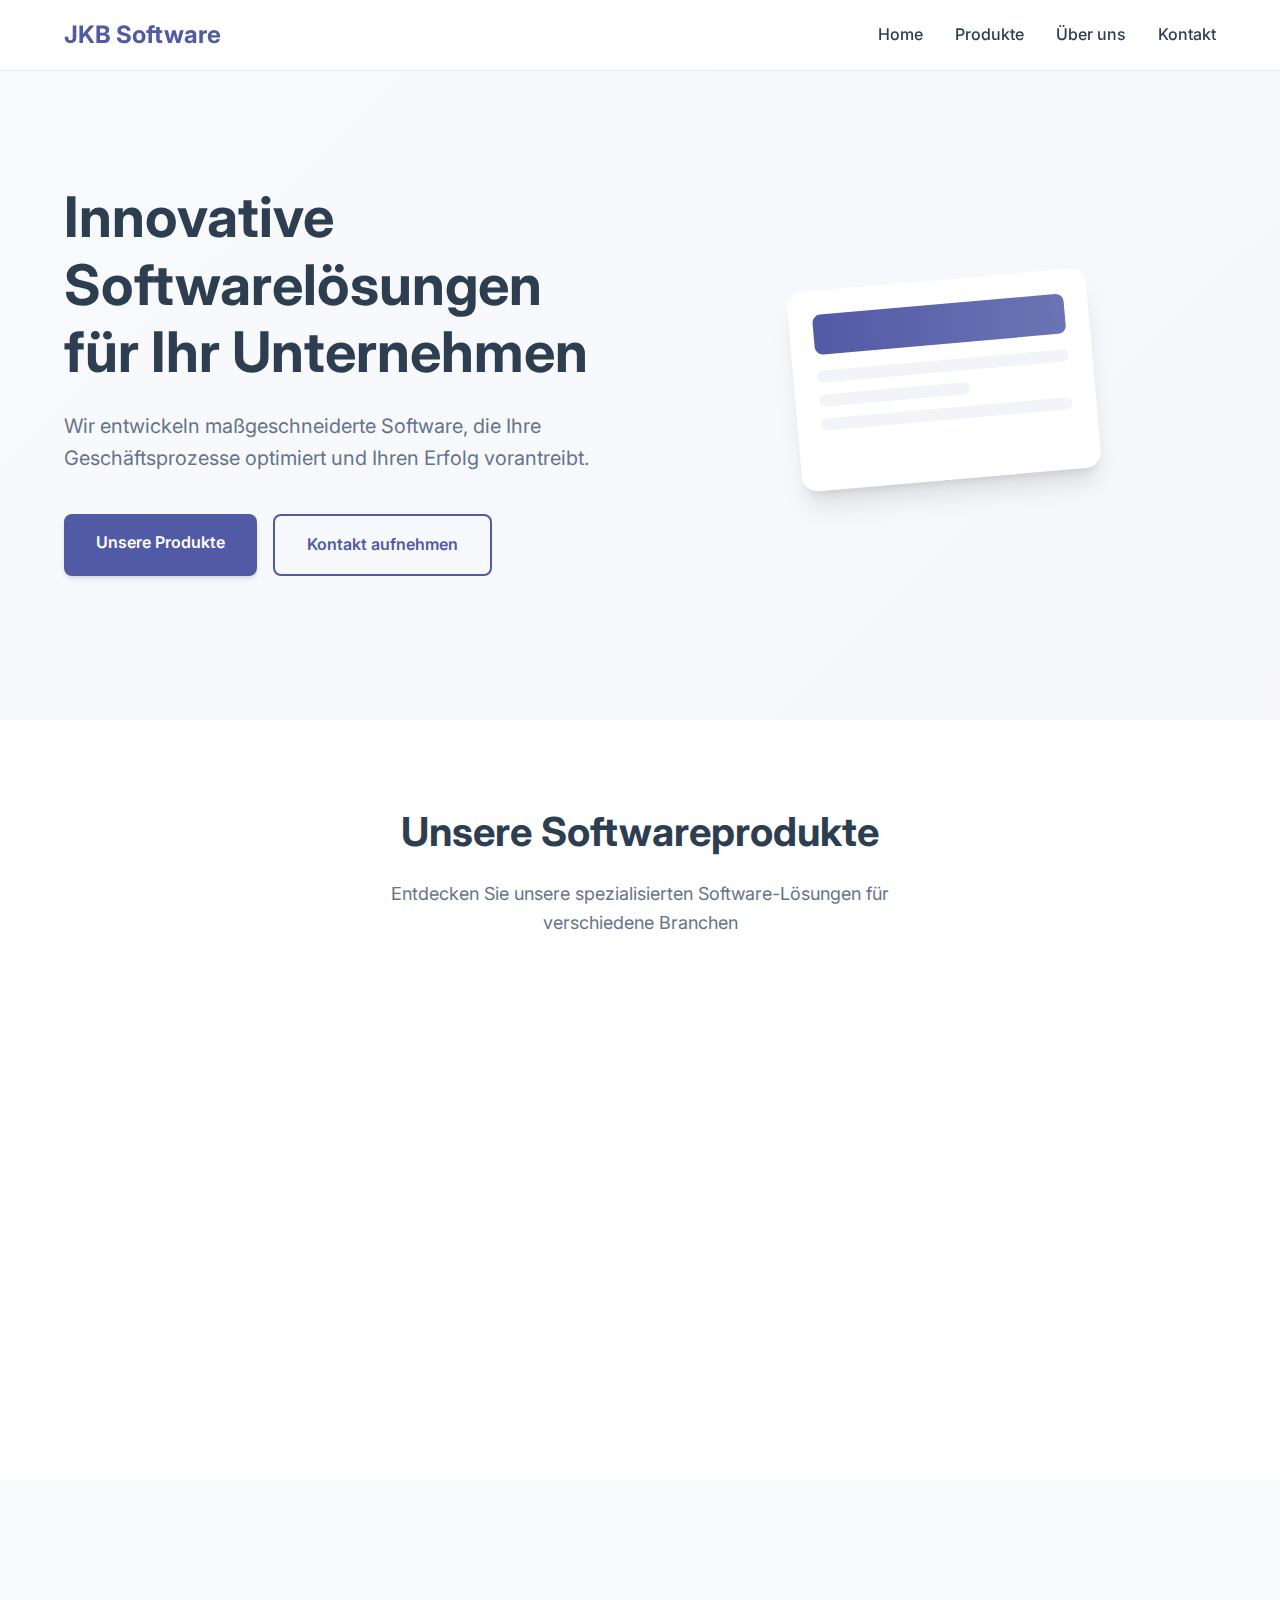
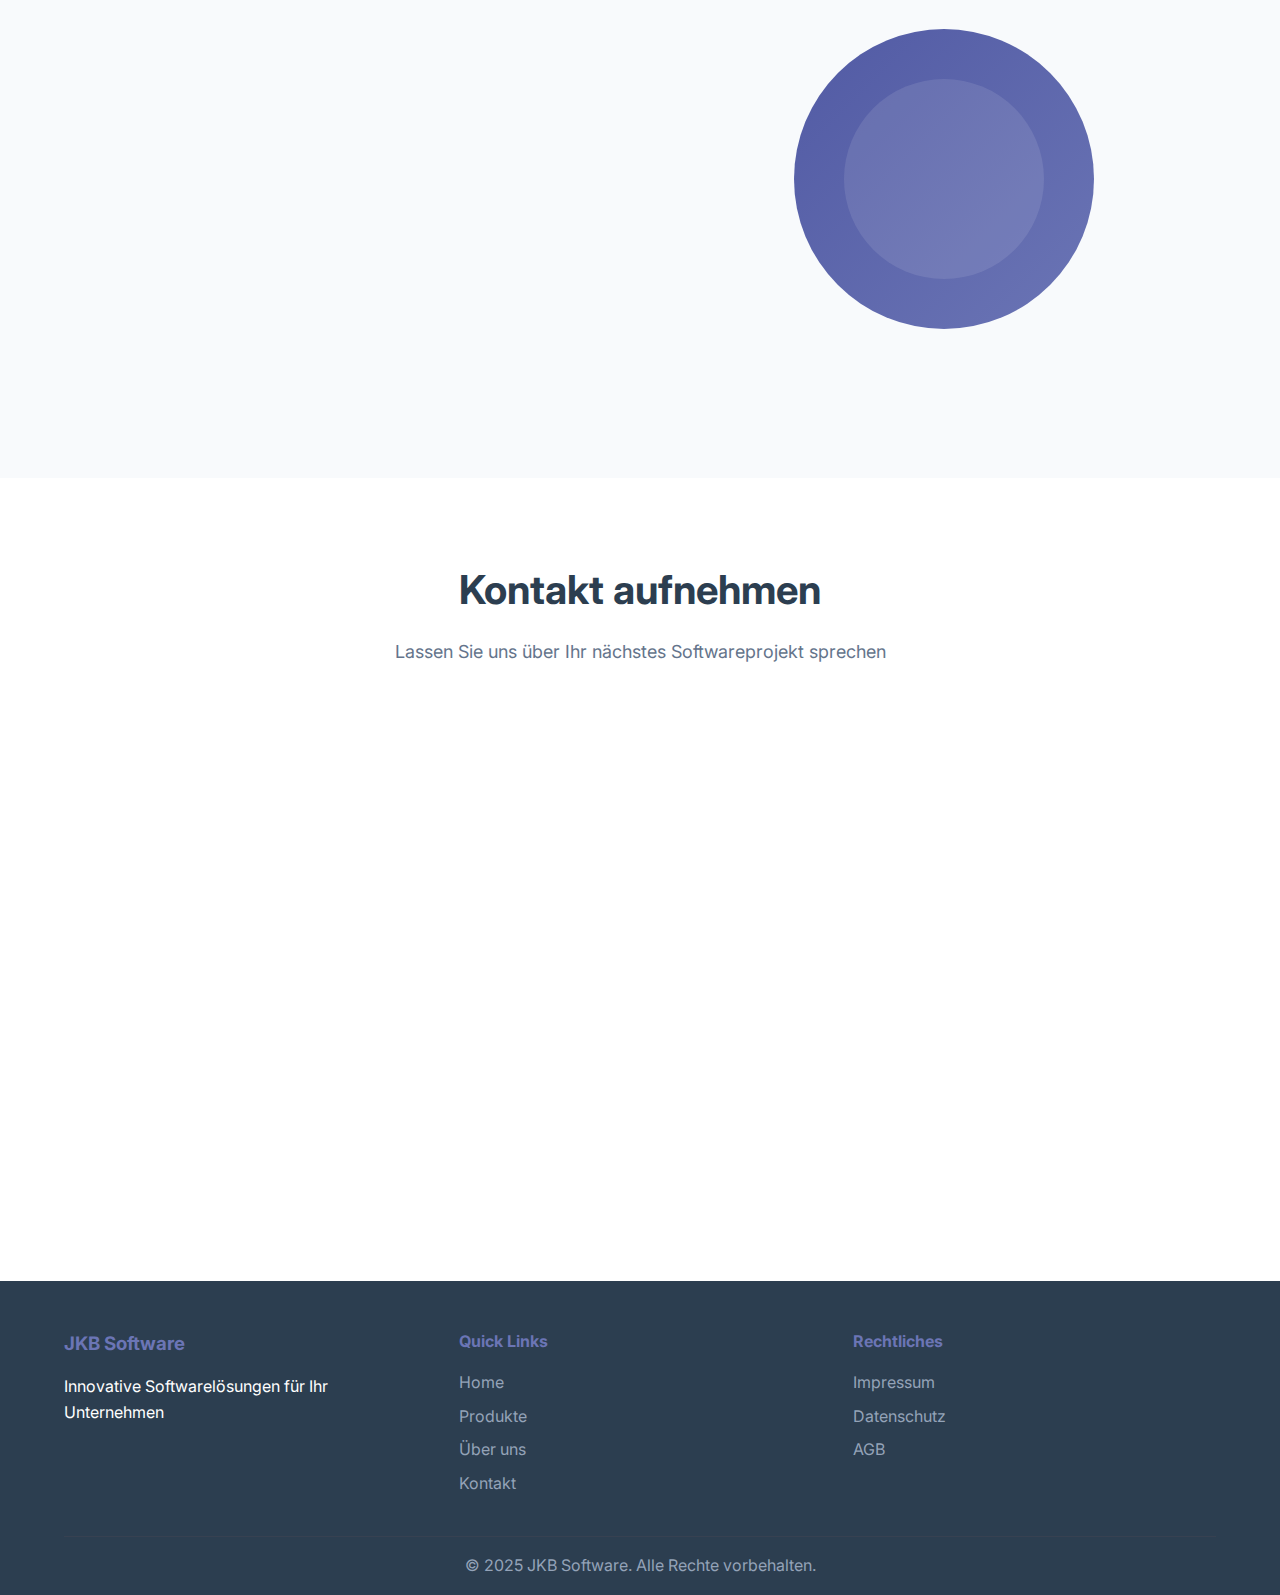
<file: index.html>
<!DOCTYPE html>
<html lang="de">
<head>
    <meta charset="UTF-8">
    <meta name="viewport" content="width=device-width, initial-scale=1.0">
    <title>JKB Software - Innovative Softwarelösungen</title>
    <link rel="stylesheet" href="./styles/main.css">
    <link href="https://fonts.googleapis.com/css2?family=Inter:wght@300;400;500;600;700&display=swap" rel="stylesheet">
</head>
<body>
    <!-- Navigation -->
    <nav class="navbar">
        <div class="nav-container">
            <div class="nav-logo">
                <h2>JKB Software</h2>
            </div>
            <ul class="nav-menu">
                <li><a href="#home" class="nav-link">Home</a></li>
                <li><a href="#products" class="nav-link">Produkte</a></li>
                <li><a href="#about" class="nav-link">Über uns</a></li>
                <li><a href="#contact" class="nav-link">Kontakt</a></li>
            </ul>
            <div class="hamburger">
                <span class="bar"></span>
                <span class="bar"></span>
                <span class="bar"></span>
            </div>
        </div>
    </nav>

    <!-- Hero Section -->
    <section id="home" class="hero">
        <div class="hero-container">
            <div class="hero-content">
                <h1 class="hero-title">Innovative Softwarelösungen für Ihr Unternehmen</h1>
                <p class="hero-subtitle">Wir entwickeln maßgeschneiderte Software, die Ihre Geschäftsprozesse optimiert und Ihren Erfolg vorantreibt.</p>
                <div class="hero-buttons">
                    <a href="#products" class="btn btn-primary">Unsere Produkte</a>
                    <a href="#contact" class="btn btn-secondary">Kontakt aufnehmen</a>
                </div>
            </div>
            <div class="hero-visual">
                <div class="hero-card">
                    <div class="card-header"></div>
                    <div class="card-content">
                        <div class="card-line"></div>
                        <div class="card-line short"></div>
                        <div class="card-line"></div>
                    </div>
                </div>
            </div>
        </div>
    </section>

    <!-- Products Section -->
    <section id="products" class="products">
        <div class="container">
            <div class="section-header">
                <h2>Unsere Softwareprodukte</h2>
                <p>Entdecken Sie unsere spezialisierten Software-Lösungen für verschiedene Branchen</p>
            </div>
            <div class="products-grid">
                <div class="product-card">
                    <div class="product-icon">
                        <svg viewBox="0 0 24 24" fill="none" stroke="currentColor" stroke-width="2">
                            <rect x="2" y="3" width="20" height="14" rx="2" ry="2"/>
                            <line x1="8" y1="21" x2="16" y2="21"/>
                            <line x1="12" y1="17" x2="12" y2="21"/>
                            <circle cx="7" cy="9" r="2"/>
                            <circle cx="17" cy="9" r="2"/>
                            <line x1="7" y1="13" x2="17" y2="13"/>
                        </svg>
                    </div>
                    <h3>JKB Grounds</h3>
                    <p>Die perfekte Buchungssoftware für Tennisplätze und Tischreservierungen in der Gastronomie. Verwalten Sie Ihre Ressourcen effizient und steigern Sie Ihren Umsatz.</p>
                    <a href="./products/jkb-grounds.html" class="product-link">Mehr erfahren</a>
                </div>
                <div class="product-card">
                    <div class="product-icon">
                        <svg viewBox="0 0 24 24" fill="none" stroke="currentColor" stroke-width="2">
                            <path d="M3 21h18"/>
                            <path d="M5 21V7l8-4v18"/>
                            <path d="M19 21V11l-6-4"/>
                            <rect x="9" y="9" width="4" height="4"/>
                            <circle cx="16" cy="16" r="2"/>
                        </svg>
                    </div>
                    <h3>JKB Hotels</h3>
                    <p>All-in-One Hotelsoftware für moderne Hotelmanagement. Von der Reservierung bis zur Abrechnung - alles in einer integrierten Lösung.</p>
                    <a href="./products/jkb-hotels.html" class="product-link">Mehr erfahren</a>
                </div>
                <div class="product-card">
                    <div class="product-icon">
                        <svg viewBox="0 0 24 24" fill="none" stroke="currentColor" stroke-width="2">
                            <rect x="3" y="4" width="18" height="18" rx="2" ry="2"/>
                            <line x1="16" y1="2" x2="16" y2="6"/>
                            <line x1="8" y1="2" x2="8" y2="6"/>
                            <line x1="3" y1="10" x2="21" y2="10"/>
                            <path d="M8 14h.01"/>
                            <path d="M12 14h.01"/>
                            <path d="M16 14h.01"/>
                            <path d="M8 18h.01"/>
                            <path d="M12 18h.01"/>
                        </svg>
                    </div>
                    <h3>JKB Office</h3>
                    <p>Umfassende Office-Software mit Terminkalender, Aufgaben-Management, CRM und Personalverwaltung. Alles was Sie für Ihr Büro brauchen in einer Software.</p>
                    <a href="./products/jkb-office.html" class="product-link">Mehr erfahren</a>
                </div>
            </div>
        </div>
    </section>

    <!-- About Section -->
    <section id="about" class="about">
        <div class="container">
            <div class="about-content">
                <div class="about-text">
                    <h2>Über JKB Software</h2>
                    <p>Mit über 10 Jahren Erfahrung in der Softwareentwicklung sind wir Ihr zuverlässiger Partner für innovative digitale Lösungen. Unser Team aus erfahrenen Entwicklern und Designern arbeitet eng mit Ihnen zusammen, um Software zu schaffen, die perfekt auf Ihre Bedürfnisse zugeschnitten ist.</p>
                    <div class="stats">
                        <div class="stat">
                            <h3>100+</h3>
                            <p>Zufriedene Kunden</p>
                        </div>
                        <div class="stat">
                            <h3>50+</h3>
                            <p>Erfolgreiche Projekte</p>
                        </div>
                        <div class="stat">
                            <h3>10+</h3>
                            <p>Jahre Erfahrung</p>
                        </div>
                    </div>
                </div>
                <div class="about-visual">
                    <div class="visual-element"></div>
                </div>
            </div>
        </div>
    </section>

    <!-- Contact Section -->
    <section id="contact" class="contact">
        <div class="container">
            <div class="section-header">
                <h2>Kontakt aufnehmen</h2>
                <p>Lassen Sie uns über Ihr nächstes Softwareprojekt sprechen</p>
            </div>
            <div class="contact-content">
                <div class="contact-info">
                    <div class="contact-item">
                        <div class="contact-icon">
                            <svg viewBox="0 0 24 24" fill="none" stroke="currentColor" stroke-width="2">
                                <path d="m3 9 9-7 9 7v11a2 2 0 0 1-2 2H5a2 2 0 0 1-2-2z"/>
                                <polyline points="9,22 9,12 15,12 15,22"/>
                            </svg>
                        </div>
                        <div>
                            <h4>Adresse</h4>
                            <p>Musterstraße 123<br>12345 Musterstadt</p>
                        </div>
                    </div>
                    <div class="contact-item">
                        <div class="contact-icon">
                            <svg viewBox="0 0 24 24" fill="none" stroke="currentColor" stroke-width="2">
                                <path d="M22 16.92v3a2 2 0 0 1-2.18 2 19.79 19.79 0 0 1-8.63-3.07 19.5 19.5 0 0 1-6-6 19.79 19.79 0 0 1-3.07-8.67A2 2 0 0 1 4.11 2h3a2 2 0 0 1 2 1.72 12.84 12.84 0 0 0 .7 2.81 2 2 0 0 1-.45 2.11L8.09 9.91a16 16 0 0 0 6 6l1.27-1.27a2 2 0 0 1 2.11-.45 12.84 12.84 0 0 0 2.81.7A2 2 0 0 1 22 16.92z"/>
                            </svg>
                        </div>
                        <div>
                            <h4>Telefon</h4>
                            <p>+49 123 456 789</p>
                        </div>
                    </div>
                    <div class="contact-item">
                        <div class="contact-icon">
                            <svg viewBox="0 0 24 24" fill="none" stroke="currentColor" stroke-width="2">
                                <path d="M4 4h16c1.1 0 2 .9 2 2v12c0 1.1-.9 2-2 2H4c-1.1 0-2-.9-2-2V6c0-1.1.9-2 2-2z"/>
                                <polyline points="22,6 12,13 2,6"/>
                            </svg>
                        </div>
                        <div>
                            <h4>E-Mail</h4>
                            <p>info@jkb-software.de</p>
                        </div>
                    </div>
                </div>
                <form class="contact-form">
                    <div class="form-group">
                        <input type="text" id="name" name="name" placeholder="Ihr Name" required>
                    </div>
                    <div class="form-group">
                        <input type="email" id="email" name="email" placeholder="Ihre E-Mail" required>
                    </div>
                    <div class="form-group">
                        <input type="text" id="subject" name="subject" placeholder="Betreff" required>
                    </div>
                    <div class="form-group">
                        <textarea id="message" name="message" placeholder="Ihre Nachricht" rows="6" required></textarea>
                    </div>
                    <button type="submit" class="btn btn-primary">Nachricht senden</button>
                </form>
            </div>
        </div>
    </section>

    <!-- Footer -->
    <footer class="footer">
        <div class="container">
            <div class="footer-content">
                <div class="footer-section">
                    <h3>JKB Software</h3>
                    <p>Innovative Softwarelösungen für Ihr Unternehmen</p>
                </div>
                <div class="footer-section">
                    <h4>Quick Links</h4>
                    <ul>
                        <li><a href="#home">Home</a></li>
                        <li><a href="#products">Produkte</a></li>
                        <li><a href="#about">Über uns</a></li>
                        <li><a href="#contact">Kontakt</a></li>
                    </ul>
                </div>
                <div class="footer-section">
                    <h4>Rechtliches</h4>
                    <ul>
                        <li><a href="#">Impressum</a></li>
                        <li><a href="#">Datenschutz</a></li>
                        <li><a href="#">AGB</a></li>
                    </ul>
                </div>
            </div>
            <div class="footer-bottom">
                <p>&copy; 2025 JKB Software. Alle Rechte vorbehalten.</p>
            </div>
        </div>
    </footer>

    <script src="./scripts/main.js"></script>
</body>
</html>
</file>
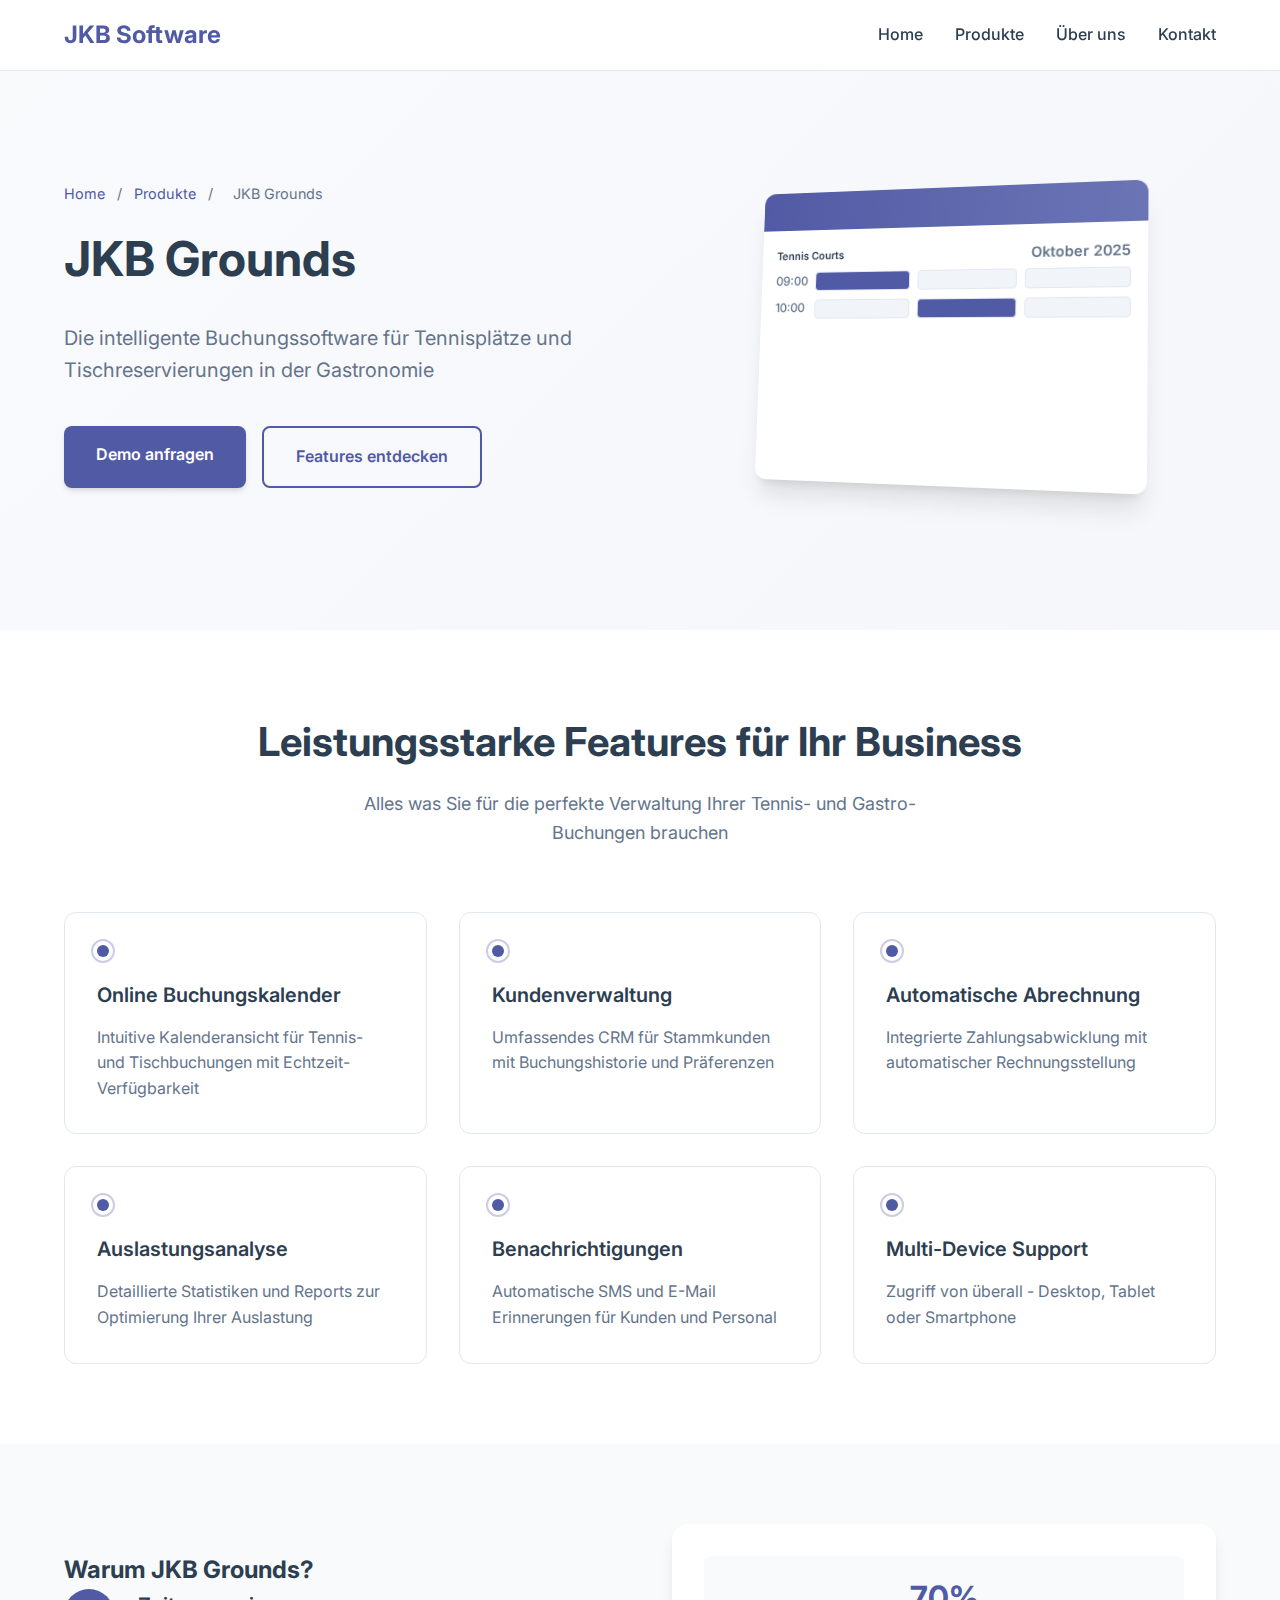
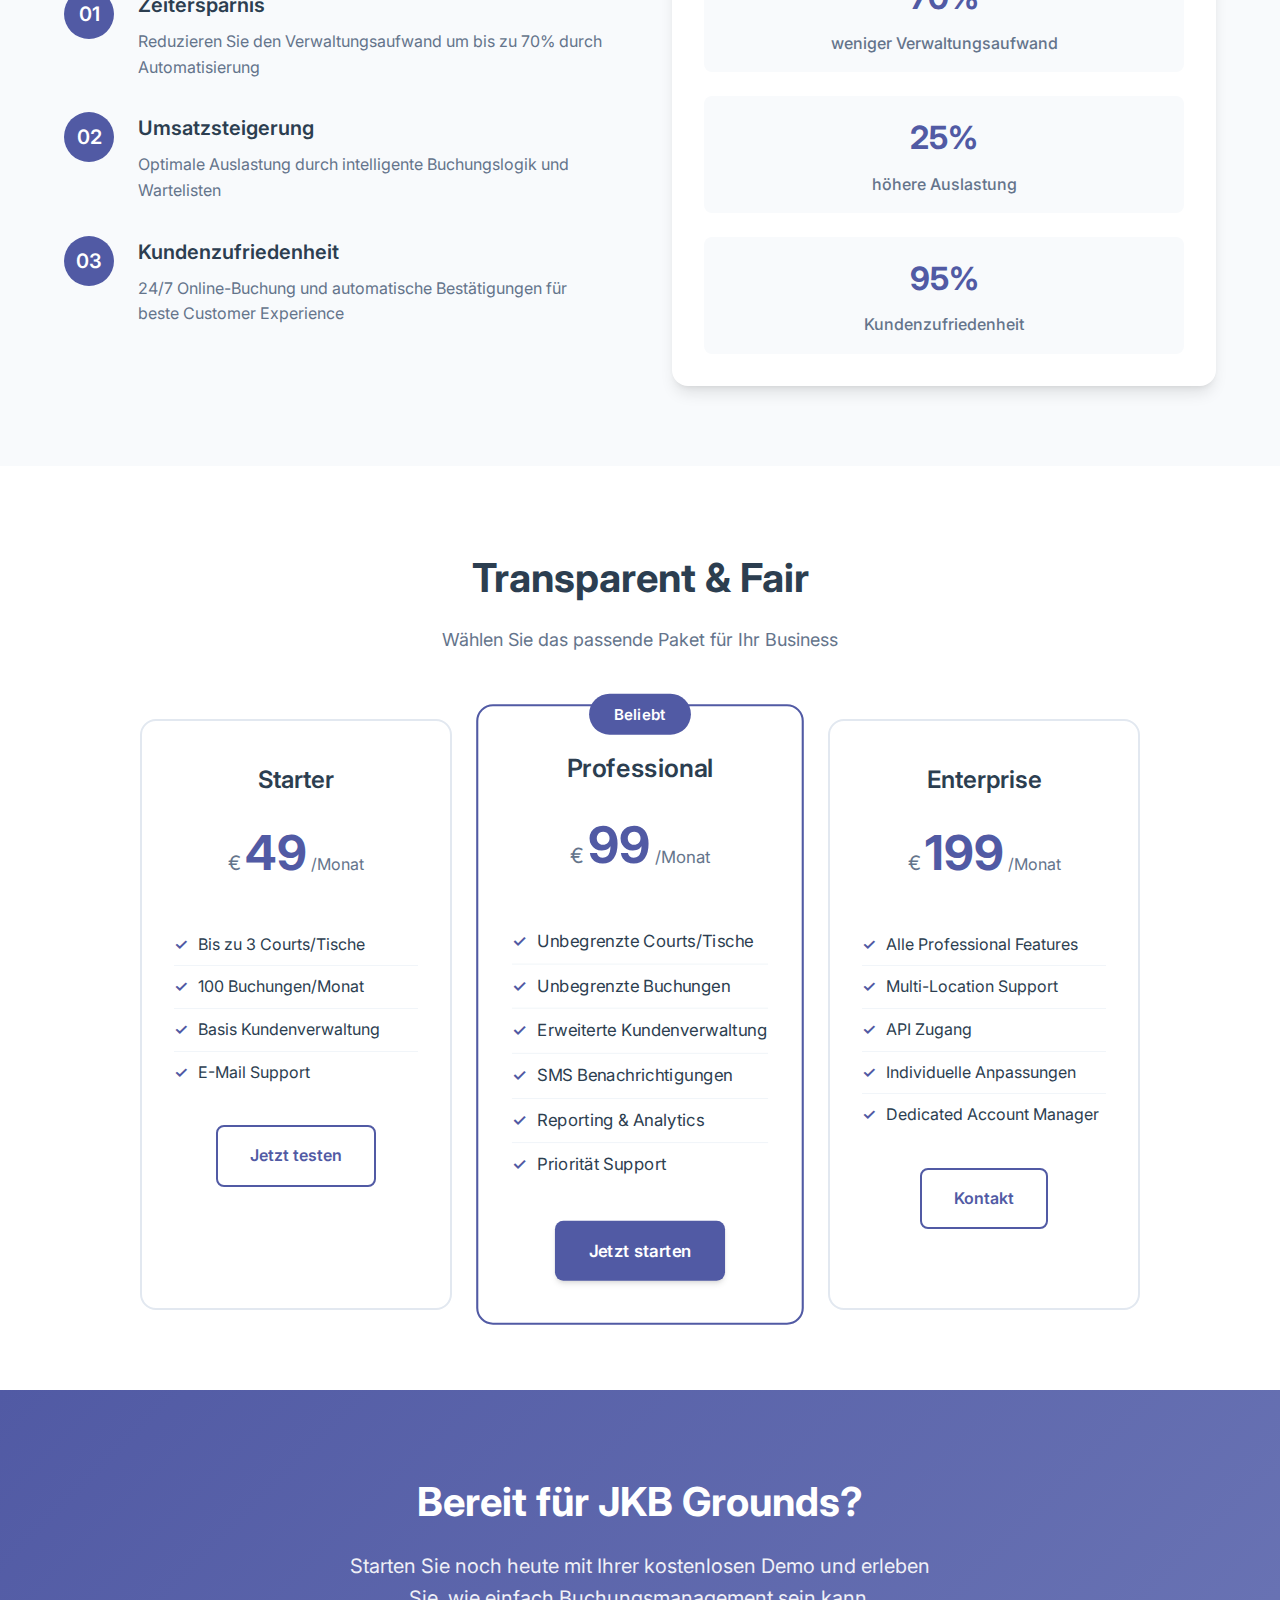
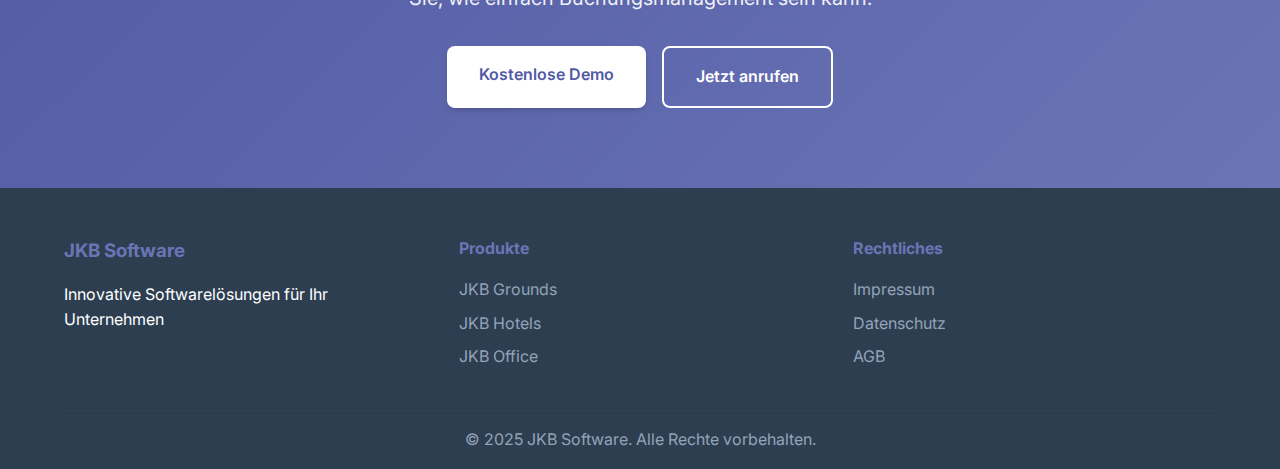
<file: products/jkb-grounds.html>
<!DOCTYPE html>
<html lang="de">
<head>
    <meta charset="UTF-8">
    <meta name="viewport" content="width=device-width, initial-scale=1.0">
    <title>JKB Grounds - Buchungssoftware für Tennis & Gastronomie | JKB Software</title>
    <link rel="stylesheet" href="../styles/main.css">
    <link rel="stylesheet" href="../styles/product.css">
    <link href="https://fonts.googleapis.com/css2?family=Inter:wght@300;400;500;600;700&display=swap" rel="stylesheet">
</head>
<body>
    <!-- Navigation -->
    <nav class="navbar">
        <div class="nav-container">
            <div class="nav-logo">
                <a href="../index.html"><h2>JKB Software</h2></a>
            </div>
            <ul class="nav-menu">
                <li><a href="../index.html#home" class="nav-link">Home</a></li>
                <li><a href="../index.html#products" class="nav-link">Produkte</a></li>
                <li><a href="../index.html#about" class="nav-link">Über uns</a></li>
                <li><a href="../index.html#contact" class="nav-link">Kontakt</a></li>
            </ul>
            <div class="hamburger">
                <span class="bar"></span>
                <span class="bar"></span>
                <span class="bar"></span>
            </div>
        </div>
    </nav>

    <!-- Product Hero Section -->
    <section class="product-hero">
        <div class="container">
            <div class="product-hero-content">
                <div class="product-hero-text">
                    <div class="breadcrumb">
                        <a href="../index.html">Home</a>
                        <span>/</span>
                        <a href="../index.html#products">Produkte</a>
                        <span>/</span>
                        <span>JKB Grounds</span>
                    </div>
                    <h1>JKB Grounds</h1>
                    <p class="product-subtitle">Die intelligente Buchungssoftware für Tennisplätze und Tischreservierungen in der Gastronomie</p>
                    <div class="product-hero-buttons">
                        <a href="#demo" class="btn btn-primary">Demo anfragen</a>
                        <a href="#features" class="btn btn-secondary">Features entdecken</a>
                    </div>
                </div>
                <div class="product-hero-visual">
                    <div class="product-mockup">
                        <div class="mockup-screen">
                            <div class="mockup-header"></div>
                            <div class="mockup-content">
                                <div class="booking-calendar">
                                    <div class="calendar-header">
                                        <div class="calendar-title">Tennis Courts</div>
                                        <div class="calendar-nav">
                                            <span>Oktober 2025</span>
                                        </div>
                                    </div>
                                    <div class="calendar-grid">
                                        <div class="time-slot">09:00</div>
                                        <div class="court-booking booked"></div>
                                        <div class="court-booking available"></div>
                                        <div class="court-booking available"></div>
                                        <div class="time-slot">10:00</div>
                                        <div class="court-booking available"></div>
                                        <div class="court-booking booked"></div>
                                        <div class="court-booking available"></div>
                                    </div>
                                </div>
                            </div>
                        </div>
                    </div>
                </div>
            </div>
        </div>
    </section>

    <!-- Features Section -->
    <section id="features" class="product-features">
        <div class="container">
            <div class="section-header">
                <h2>Leistungsstarke Features für Ihr Business</h2>
                <p>Alles was Sie für die perfekte Verwaltung Ihrer Tennis- und Gastro-Buchungen brauchen</p>
            </div>
            <div class="features-grid">
                <div class="feature-card">
                    <div class="feature-icon"></div>
                    <h3>Online Buchungskalender</h3>
                    <p>Intuitive Kalenderansicht für Tennis- und Tischbuchungen mit Echtzeit-Verfügbarkeit</p>
                </div>
                <div class="feature-card">
                    <div class="feature-icon"></div>
                    <h3>Kundenverwaltung</h3>
                    <p>Umfassendes CRM für Stammkunden mit Buchungshistorie und Präferenzen</p>
                </div>
                <div class="feature-card">
                    <div class="feature-icon"></div>
                    <h3>Automatische Abrechnung</h3>
                    <p>Integrierte Zahlungsabwicklung mit automatischer Rechnungsstellung</p>
                </div>
                <div class="feature-card">
                    <div class="feature-icon"></div>
                    <h3>Auslastungsanalyse</h3>
                    <p>Detaillierte Statistiken und Reports zur Optimierung Ihrer Auslastung</p>
                </div>
                <div class="feature-card">
                    <div class="feature-icon"></div>
                    <h3>Benachrichtigungen</h3>
                    <p>Automatische SMS und E-Mail Erinnerungen für Kunden und Personal</p>
                </div>
                <div class="feature-card">
                    <div class="feature-icon"></div>
                    <h3>Multi-Device Support</h3>
                    <p>Zugriff von überall - Desktop, Tablet oder Smartphone</p>
                </div>
            </div>
        </div>
    </section>

    <!-- Benefits Section -->
    <section class="product-benefits">
        <div class="container">
            <div class="benefits-content">
                <div class="benefits-text">
                    <h2>Warum JKB Grounds?</h2>
                    <div class="benefit-item">
                        <div class="benefit-number">01</div>
                        <div>
                            <h3>Zeitersparnis</h3>
                            <p>Reduzieren Sie den Verwaltungsaufwand um bis zu 70% durch Automatisierung</p>
                        </div>
                    </div>
                    <div class="benefit-item">
                        <div class="benefit-number">02</div>
                        <div>
                            <h3>Umsatzsteigerung</h3>
                            <p>Optimale Auslastung durch intelligente Buchungslogik und Wartelisten</p>
                        </div>
                    </div>
                    <div class="benefit-item">
                        <div class="benefit-number">03</div>
                        <div>
                            <h3>Kundenzufriedenheit</h3>
                            <p>24/7 Online-Buchung und automatische Bestätigungen für beste Customer Experience</p>
                        </div>
                    </div>
                </div>
                <div class="benefits-visual">
                    <div class="stats-card">
                        <div class="stat-item">
                            <h3>70%</h3>
                            <p>weniger Verwaltungsaufwand</p>
                        </div>
                        <div class="stat-item">
                            <h3>25%</h3>
                            <p>höhere Auslastung</p>
                        </div>
                        <div class="stat-item">
                            <h3>95%</h3>
                            <p>Kundenzufriedenheit</p>
                        </div>
                    </div>
                </div>
            </div>
        </div>
    </section>

    <!-- Pricing Section -->
    <section class="product-pricing">
        <div class="container">
            <div class="section-header">
                <h2>Transparent & Fair</h2>
                <p>Wählen Sie das passende Paket für Ihr Business</p>
            </div>
            <div class="pricing-grid">
                <div class="pricing-card">
                    <h3>Starter</h3>
                    <div class="price">
                        <span class="currency">€</span>
                        <span class="amount">49</span>
                        <span class="period">/Monat</span>
                    </div>
                    <ul class="features-list">
                        <li>Bis zu 3 Courts/Tische</li>
                        <li>100 Buchungen/Monat</li>
                        <li>Basis Kundenverwaltung</li>
                        <li>E-Mail Support</li>
                    </ul>
                    <a href="#demo" class="btn btn-secondary">Jetzt testen</a>
                </div>
                <div class="pricing-card featured">
                    <div class="popular-badge">Beliebt</div>
                    <h3>Professional</h3>
                    <div class="price">
                        <span class="currency">€</span>
                        <span class="amount">99</span>
                        <span class="period">/Monat</span>
                    </div>
                    <ul class="features-list">
                        <li>Unbegrenzte Courts/Tische</li>
                        <li>Unbegrenzte Buchungen</li>
                        <li>Erweiterte Kundenverwaltung</li>
                        <li>SMS Benachrichtigungen</li>
                        <li>Reporting & Analytics</li>
                        <li>Priorität Support</li>
                    </ul>
                    <a href="#demo" class="btn btn-primary">Jetzt starten</a>
                </div>
                <div class="pricing-card">
                    <h3>Enterprise</h3>
                    <div class="price">
                        <span class="currency">€</span>
                        <span class="amount">199</span>
                        <span class="period">/Monat</span>
                    </div>
                    <ul class="features-list">
                        <li>Alle Professional Features</li>
                        <li>Multi-Location Support</li>
                        <li>API Zugang</li>
                        <li>Individuelle Anpassungen</li>
                        <li>Dedicated Account Manager</li>
                    </ul>
                    <a href="#demo" class="btn btn-secondary">Kontakt</a>
                </div>
            </div>
        </div>
    </section>

    <!-- CTA Section -->
    <section id="demo" class="product-cta">
        <div class="container">
            <div class="cta-content">
                <h2>Bereit für JKB Grounds?</h2>
                <p>Starten Sie noch heute mit Ihrer kostenlosen Demo und erleben Sie, wie einfach Buchungsmanagement sein kann.</p>
                <div class="cta-buttons">
                    <a href="../index.html#contact" class="btn btn-primary">Kostenlose Demo</a>
                    <a href="tel:+49123456789" class="btn btn-secondary">Jetzt anrufen</a>
                </div>
            </div>
        </div>
    </section>

    <!-- Footer -->
    <footer class="footer">
        <div class="container">
            <div class="footer-content">
                <div class="footer-section">
                    <h3>JKB Software</h3>
                    <p>Innovative Softwarelösungen für Ihr Unternehmen</p>
                </div>
                <div class="footer-section">
                    <h4>Produkte</h4>
                    <ul>
                        <li><a href="jkb-grounds.html">JKB Grounds</a></li>
                        <li><a href="jkb-hotels.html">JKB Hotels</a></li>
                        <li><a href="jkb-office.html">JKB Office</a></li>
                    </ul>
                </div>
                <div class="footer-section">
                    <h4>Rechtliches</h4>
                    <ul>
                        <li><a href="#">Impressum</a></li>
                        <li><a href="#">Datenschutz</a></li>
                        <li><a href="#">AGB</a></li>
                    </ul>
                </div>
            </div>
            <div class="footer-bottom">
                <p>&copy; 2025 JKB Software. Alle Rechte vorbehalten.</p>
            </div>
        </div>
    </footer>

    <script src="../scripts/main.js"></script>
</body>
</html>
</file>
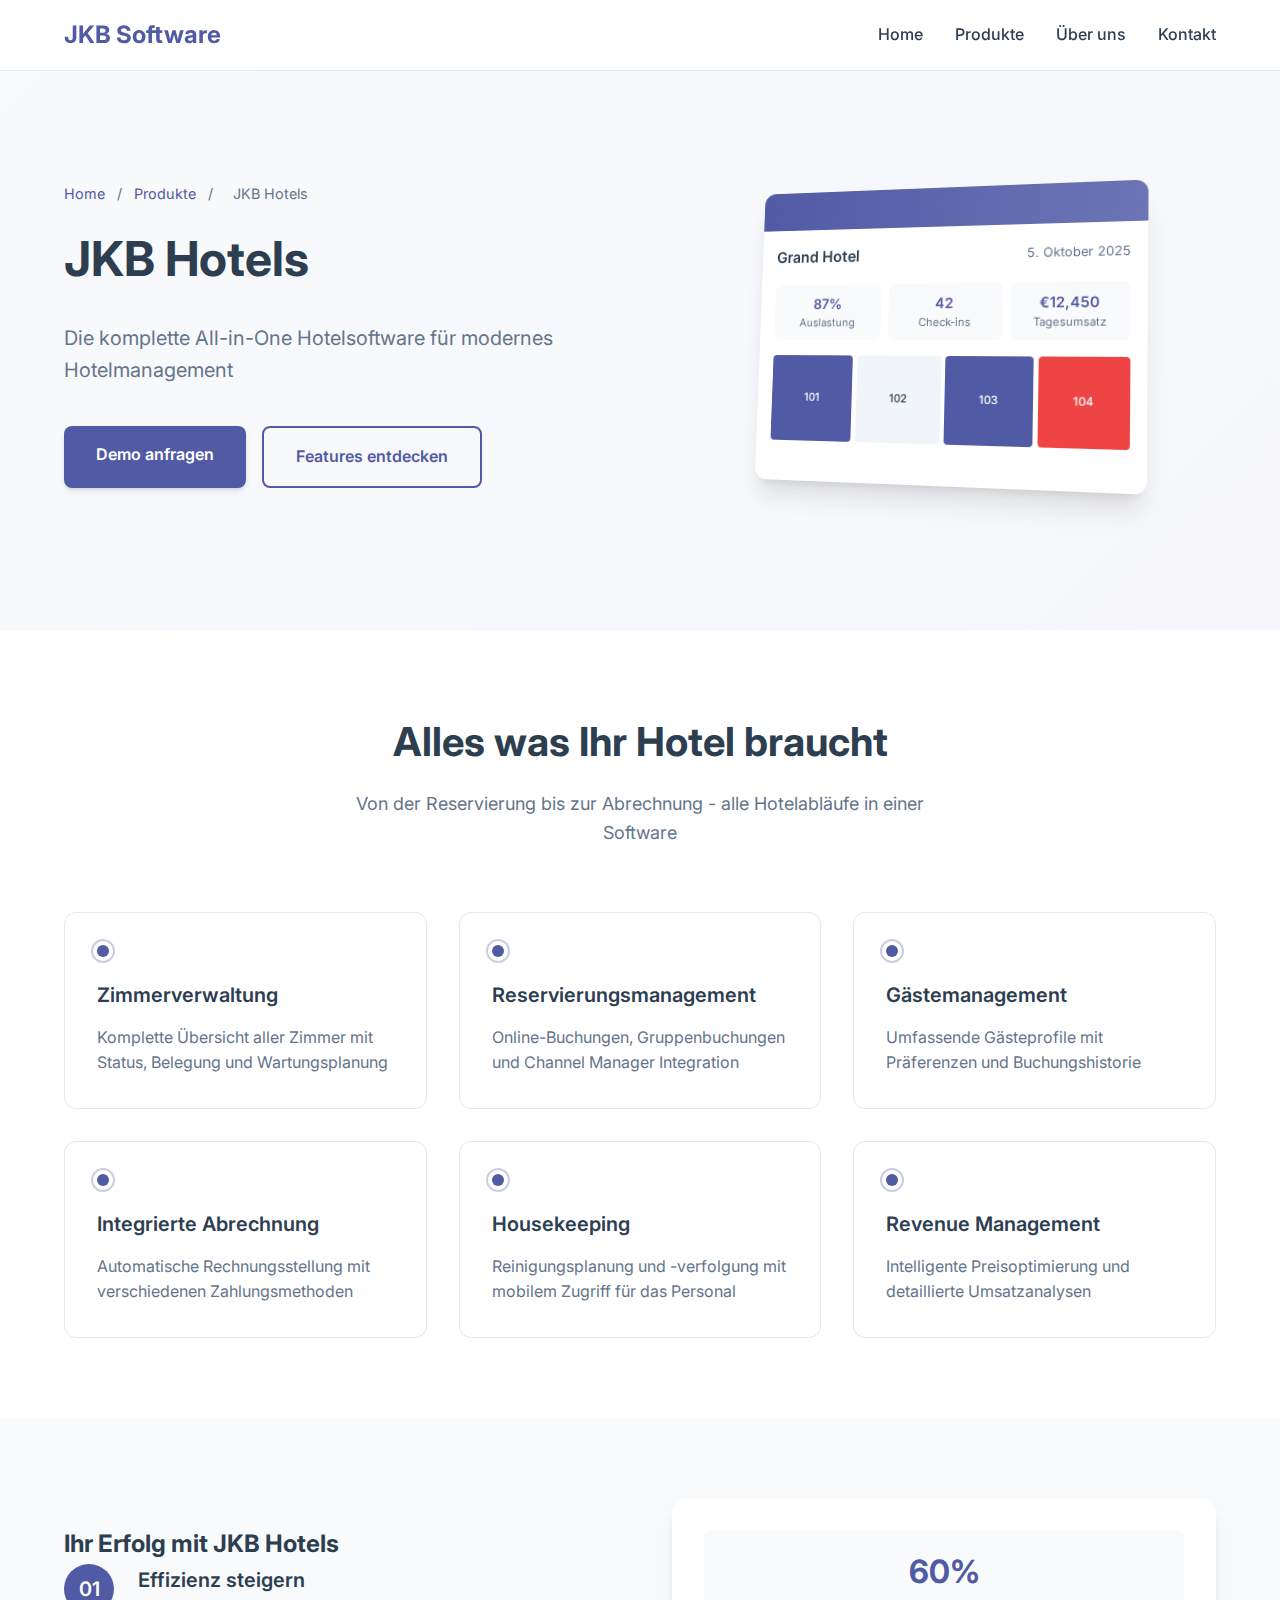
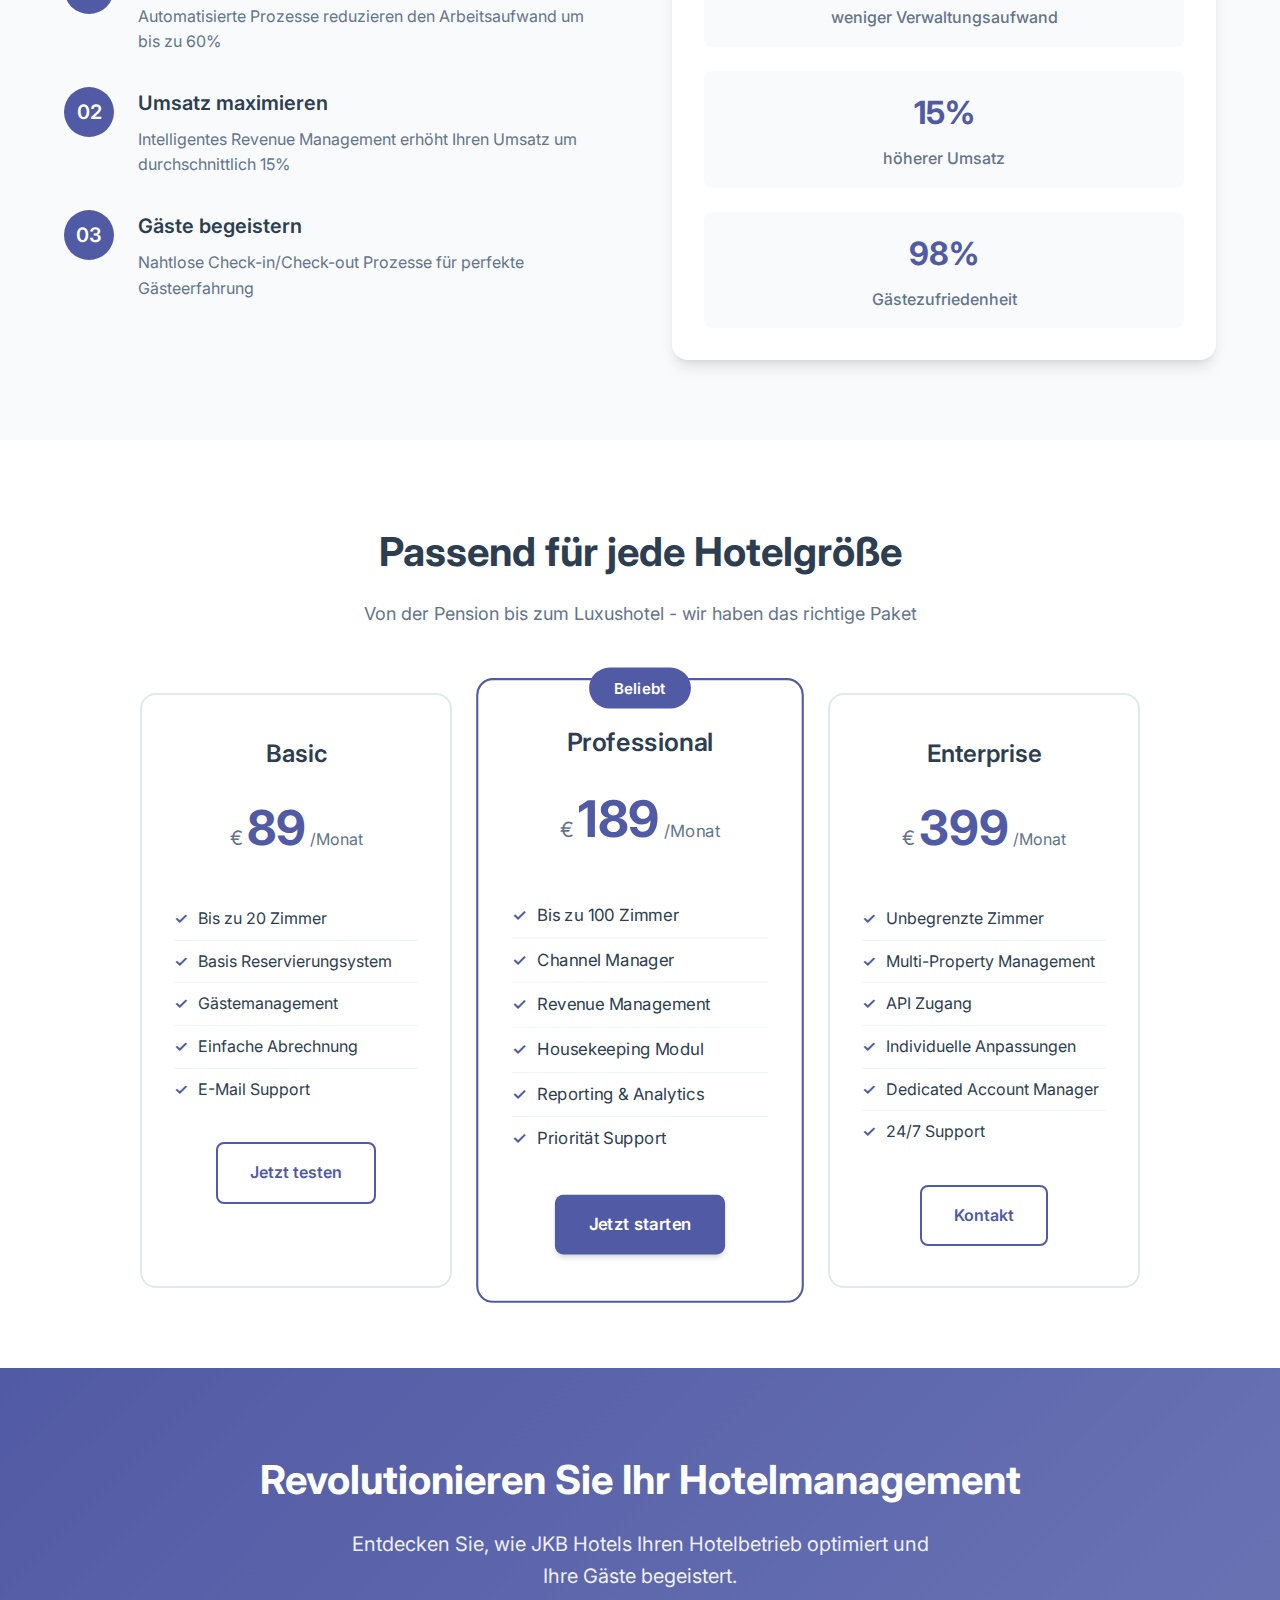
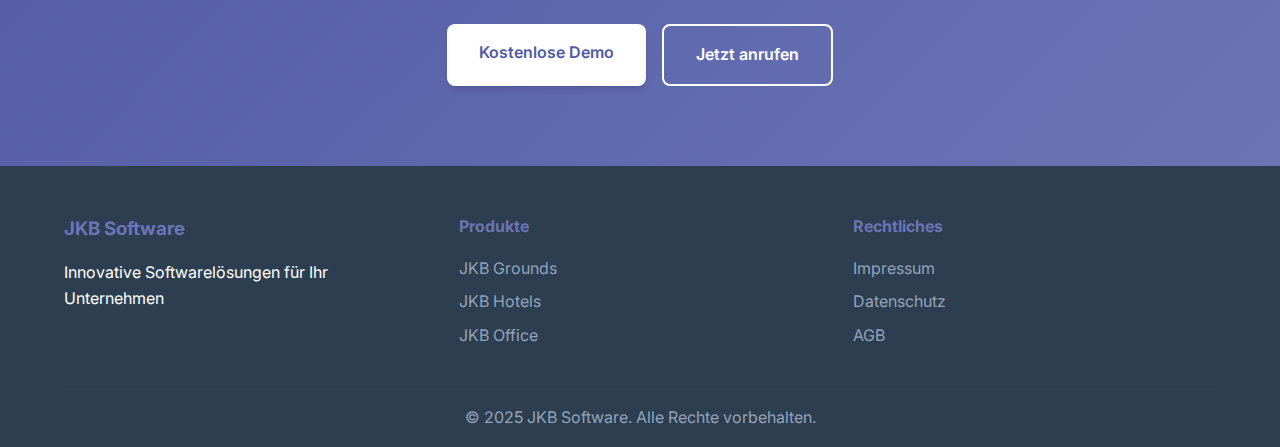
<file: products/jkb-hotels.html>
<!DOCTYPE html>
<html lang="de">
<head>
    <meta charset="UTF-8">
    <meta name="viewport" content="width=device-width, initial-scale=1.0">
    <title>JKB Hotels - All-in-One Hotelsoftware | JKB Software</title>
    <link rel="stylesheet" href="../styles/main.css">
    <link rel="stylesheet" href="../styles/product.css">
    <link href="https://fonts.googleapis.com/css2?family=Inter:wght@300;400;500;600;700&display=swap" rel="stylesheet">
</head>
<body>
    <!-- Navigation -->
    <nav class="navbar">
        <div class="nav-container">
            <div class="nav-logo">
                <a href="../index.html"><h2>JKB Software</h2></a>
            </div>
            <ul class="nav-menu">
                <li><a href="../index.html#home" class="nav-link">Home</a></li>
                <li><a href="../index.html#products" class="nav-link">Produkte</a></li>
                <li><a href="../index.html#about" class="nav-link">Über uns</a></li>
                <li><a href="../index.html#contact" class="nav-link">Kontakt</a></li>
            </ul>
            <div class="hamburger">
                <span class="bar"></span>
                <span class="bar"></span>
                <span class="bar"></span>
            </div>
        </div>
    </nav>

    <!-- Product Hero Section -->
    <section class="product-hero">
        <div class="container">
            <div class="product-hero-content">
                <div class="product-hero-text">
                    <div class="breadcrumb">
                        <a href="../index.html">Home</a>
                        <span>/</span>
                        <a href="../index.html#products">Produkte</a>
                        <span>/</span>
                        <span>JKB Hotels</span>
                    </div>
                    <h1>JKB Hotels</h1>
                    <p class="product-subtitle">Die komplette All-in-One Hotelsoftware für modernes Hotelmanagement</p>
                    <div class="product-hero-buttons">
                        <a href="#demo" class="btn btn-primary">Demo anfragen</a>
                        <a href="#features" class="btn btn-secondary">Features entdecken</a>
                    </div>
                </div>
                <div class="product-hero-visual">
                    <div class="product-mockup">
                        <div class="mockup-screen">
                            <div class="mockup-header"></div>
                            <div class="mockup-content">
                                <div class="hotel-dashboard">
                                    <div class="dashboard-header">
                                        <div class="hotel-name">Grand Hotel</div>
                                        <div class="date-info">5. Oktober 2025</div>
                                    </div>
                                    <div class="dashboard-stats">
                                        <div class="stat-box">
                                            <div class="stat-value">87%</div>
                                            <div class="stat-label">Auslastung</div>
                                        </div>
                                        <div class="stat-box">
                                            <div class="stat-value">42</div>
                                            <div class="stat-label">Check-ins</div>
                                        </div>
                                        <div class="stat-box">
                                            <div class="stat-value">€12,450</div>
                                            <div class="stat-label">Tagesumsatz</div>
                                        </div>
                                    </div>
                                    <div class="room-grid">
                                        <div class="room-item occupied">101</div>
                                        <div class="room-item available">102</div>
                                        <div class="room-item occupied">103</div>
                                        <div class="room-item maintenance">104</div>
                                    </div>
                                </div>
                            </div>
                        </div>
                    </div>
                </div>
            </div>
        </div>
    </section>

    <!-- Features Section -->
    <section id="features" class="product-features">
        <div class="container">
            <div class="section-header">
                <h2>Alles was Ihr Hotel braucht</h2>
                <p>Von der Reservierung bis zur Abrechnung - alle Hotelabläufe in einer Software</p>
            </div>
            <div class="features-grid">
                <div class="feature-card">
                    <div class="feature-icon"></div>
                    <h3>Zimmerverwaltung</h3>
                    <p>Komplette Übersicht aller Zimmer mit Status, Belegung und Wartungsplanung</p>
                </div>
                <div class="feature-card">
                    <div class="feature-icon"></div>
                    <h3>Reservierungsmanagement</h3>
                    <p>Online-Buchungen, Gruppenbuchungen und Channel Manager Integration</p>
                </div>
                <div class="feature-card">
                    <div class="feature-icon"></div>
                    <h3>Gästemanagement</h3>
                    <p>Umfassende Gästeprofile mit Präferenzen und Buchungshistorie</p>
                </div>
                <div class="feature-card">
                    <div class="feature-icon"></div>
                    <h3>Integrierte Abrechnung</h3>
                    <p>Automatische Rechnungsstellung mit verschiedenen Zahlungsmethoden</p>
                </div>
                <div class="feature-card">
                    <div class="feature-icon"></div>
                    <h3>Housekeeping</h3>
                    <p>Reinigungsplanung und -verfolgung mit mobilem Zugriff für das Personal</p>
                </div>
                <div class="feature-card">
                    <div class="feature-icon"></div>
                    <h3>Revenue Management</h3>
                    <p>Intelligente Preisoptimierung und detaillierte Umsatzanalysen</p>
                </div>
            </div>
        </div>
    </section>

    <!-- Benefits Section -->
    <section class="product-benefits">
        <div class="container">
            <div class="benefits-content">
                <div class="benefits-text">
                    <h2>Ihr Erfolg mit JKB Hotels</h2>
                    <div class="benefit-item">
                        <div class="benefit-number">01</div>
                        <div>
                            <h3>Effizienz steigern</h3>
                            <p>Automatisierte Prozesse reduzieren den Arbeitsaufwand um bis zu 60%</p>
                        </div>
                    </div>
                    <div class="benefit-item">
                        <div class="benefit-number">02</div>
                        <div>
                            <h3>Umsatz maximieren</h3>
                            <p>Intelligentes Revenue Management erhöht Ihren Umsatz um durchschnittlich 15%</p>
                        </div>
                    </div>
                    <div class="benefit-item">
                        <div class="benefit-number">03</div>
                        <div>
                            <h3>Gäste begeistern</h3>
                            <p>Nahtlose Check-in/Check-out Prozesse für perfekte Gästeerfahrung</p>
                        </div>
                    </div>
                </div>
                <div class="benefits-visual">
                    <div class="stats-card">
                        <div class="stat-item">
                            <h3>60%</h3>
                            <p>weniger Verwaltungsaufwand</p>
                        </div>
                        <div class="stat-item">
                            <h3>15%</h3>
                            <p>höherer Umsatz</p>
                        </div>
                        <div class="stat-item">
                            <h3>98%</h3>
                            <p>Gästezufriedenheit</p>
                        </div>
                    </div>
                </div>
            </div>
        </div>
    </section>

    <!-- Pricing Section -->
    <section class="product-pricing">
        <div class="container">
            <div class="section-header">
                <h2>Passend für jede Hotelgröße</h2>
                <p>Von der Pension bis zum Luxushotel - wir haben das richtige Paket</p>
            </div>
            <div class="pricing-grid">
                <div class="pricing-card">
                    <h3>Basic</h3>
                    <div class="price">
                        <span class="currency">€</span>
                        <span class="amount">89</span>
                        <span class="period">/Monat</span>
                    </div>
                    <ul class="features-list">
                        <li>Bis zu 20 Zimmer</li>
                        <li>Basis Reservierungsystem</li>
                        <li>Gästemanagement</li>
                        <li>Einfache Abrechnung</li>
                        <li>E-Mail Support</li>
                    </ul>
                    <a href="#demo" class="btn btn-secondary">Jetzt testen</a>
                </div>
                <div class="pricing-card featured">
                    <div class="popular-badge">Beliebt</div>
                    <h3>Professional</h3>
                    <div class="price">
                        <span class="currency">€</span>
                        <span class="amount">189</span>
                        <span class="period">/Monat</span>
                    </div>
                    <ul class="features-list">
                        <li>Bis zu 100 Zimmer</li>
                        <li>Channel Manager</li>
                        <li>Revenue Management</li>
                        <li>Housekeeping Modul</li>
                        <li>Reporting & Analytics</li>
                        <li>Priorität Support</li>
                    </ul>
                    <a href="#demo" class="btn btn-primary">Jetzt starten</a>
                </div>
                <div class="pricing-card">
                    <h3>Enterprise</h3>
                    <div class="price">
                        <span class="currency">€</span>
                        <span class="amount">399</span>
                        <span class="period">/Monat</span>
                    </div>
                    <ul class="features-list">
                        <li>Unbegrenzte Zimmer</li>
                        <li>Multi-Property Management</li>
                        <li>API Zugang</li>
                        <li>Individuelle Anpassungen</li>
                        <li>Dedicated Account Manager</li>
                        <li>24/7 Support</li>
                    </ul>
                    <a href="#demo" class="btn btn-secondary">Kontakt</a>
                </div>
            </div>
        </div>
    </section>

    <!-- CTA Section -->
    <section id="demo" class="product-cta">
        <div class="container">
            <div class="cta-content">
                <h2>Revolutionieren Sie Ihr Hotelmanagement</h2>
                <p>Entdecken Sie, wie JKB Hotels Ihren Hotelbetrieb optimiert und Ihre Gäste begeistert.</p>
                <div class="cta-buttons">
                    <a href="../index.html#contact" class="btn btn-primary">Kostenlose Demo</a>
                    <a href="tel:+49123456789" class="btn btn-secondary">Jetzt anrufen</a>
                </div>
            </div>
        </div>
    </section>

    <!-- Footer -->
    <footer class="footer">
        <div class="container">
            <div class="footer-content">
                <div class="footer-section">
                    <h3>JKB Software</h3>
                    <p>Innovative Softwarelösungen für Ihr Unternehmen</p>
                </div>
                <div class="footer-section">
                    <h4>Produkte</h4>
                    <ul>
                        <li><a href="jkb-grounds.html">JKB Grounds</a></li>
                        <li><a href="jkb-hotels.html">JKB Hotels</a></li>
                        <li><a href="jkb-office.html">JKB Office</a></li>
                    </ul>
                </div>
                <div class="footer-section">
                    <h4>Rechtliches</h4>
                    <ul>
                        <li><a href="#">Impressum</a></li>
                        <li><a href="#">Datenschutz</a></li>
                        <li><a href="#">AGB</a></li>
                    </ul>
                </div>
            </div>
            <div class="footer-bottom">
                <p>&copy; 2025 JKB Software. Alle Rechte vorbehalten.</p>
            </div>
        </div>
    </footer>

    <script src="../scripts/main.js"></script>
</body>
</html>
</file>
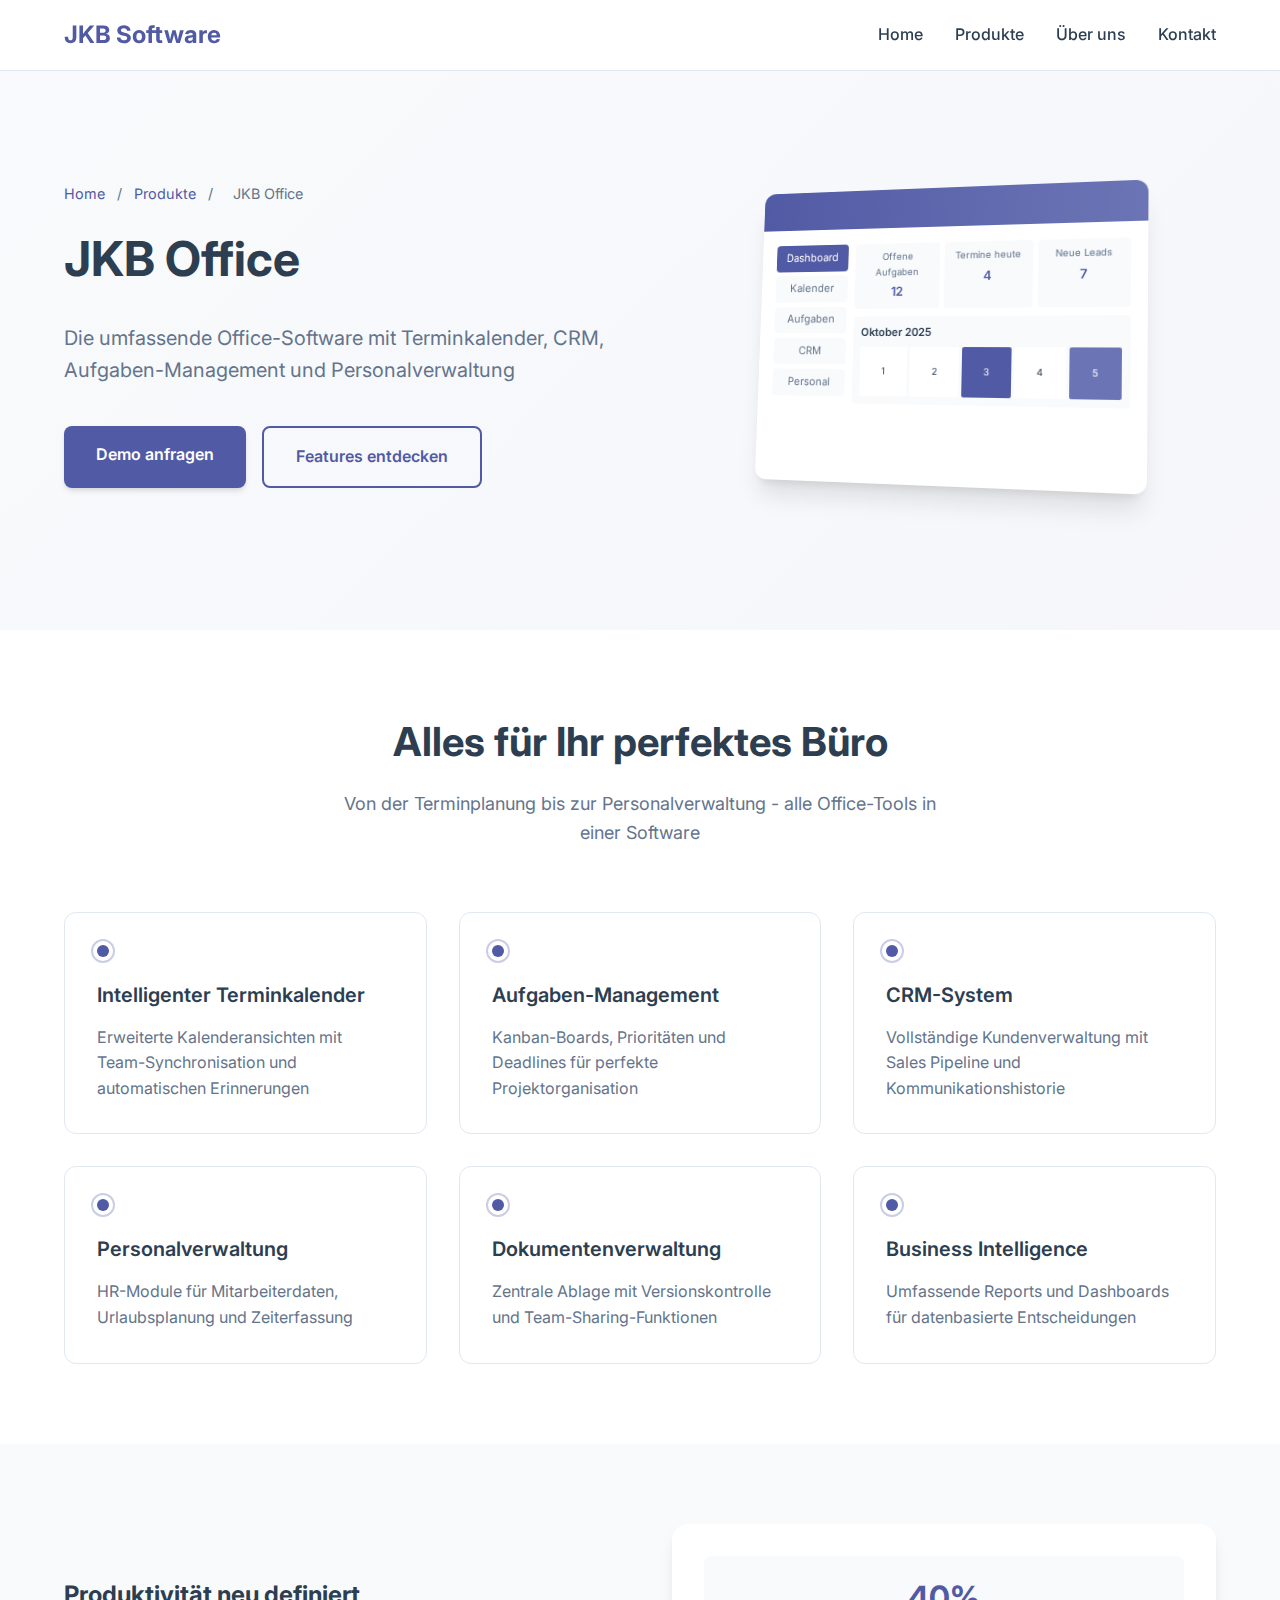
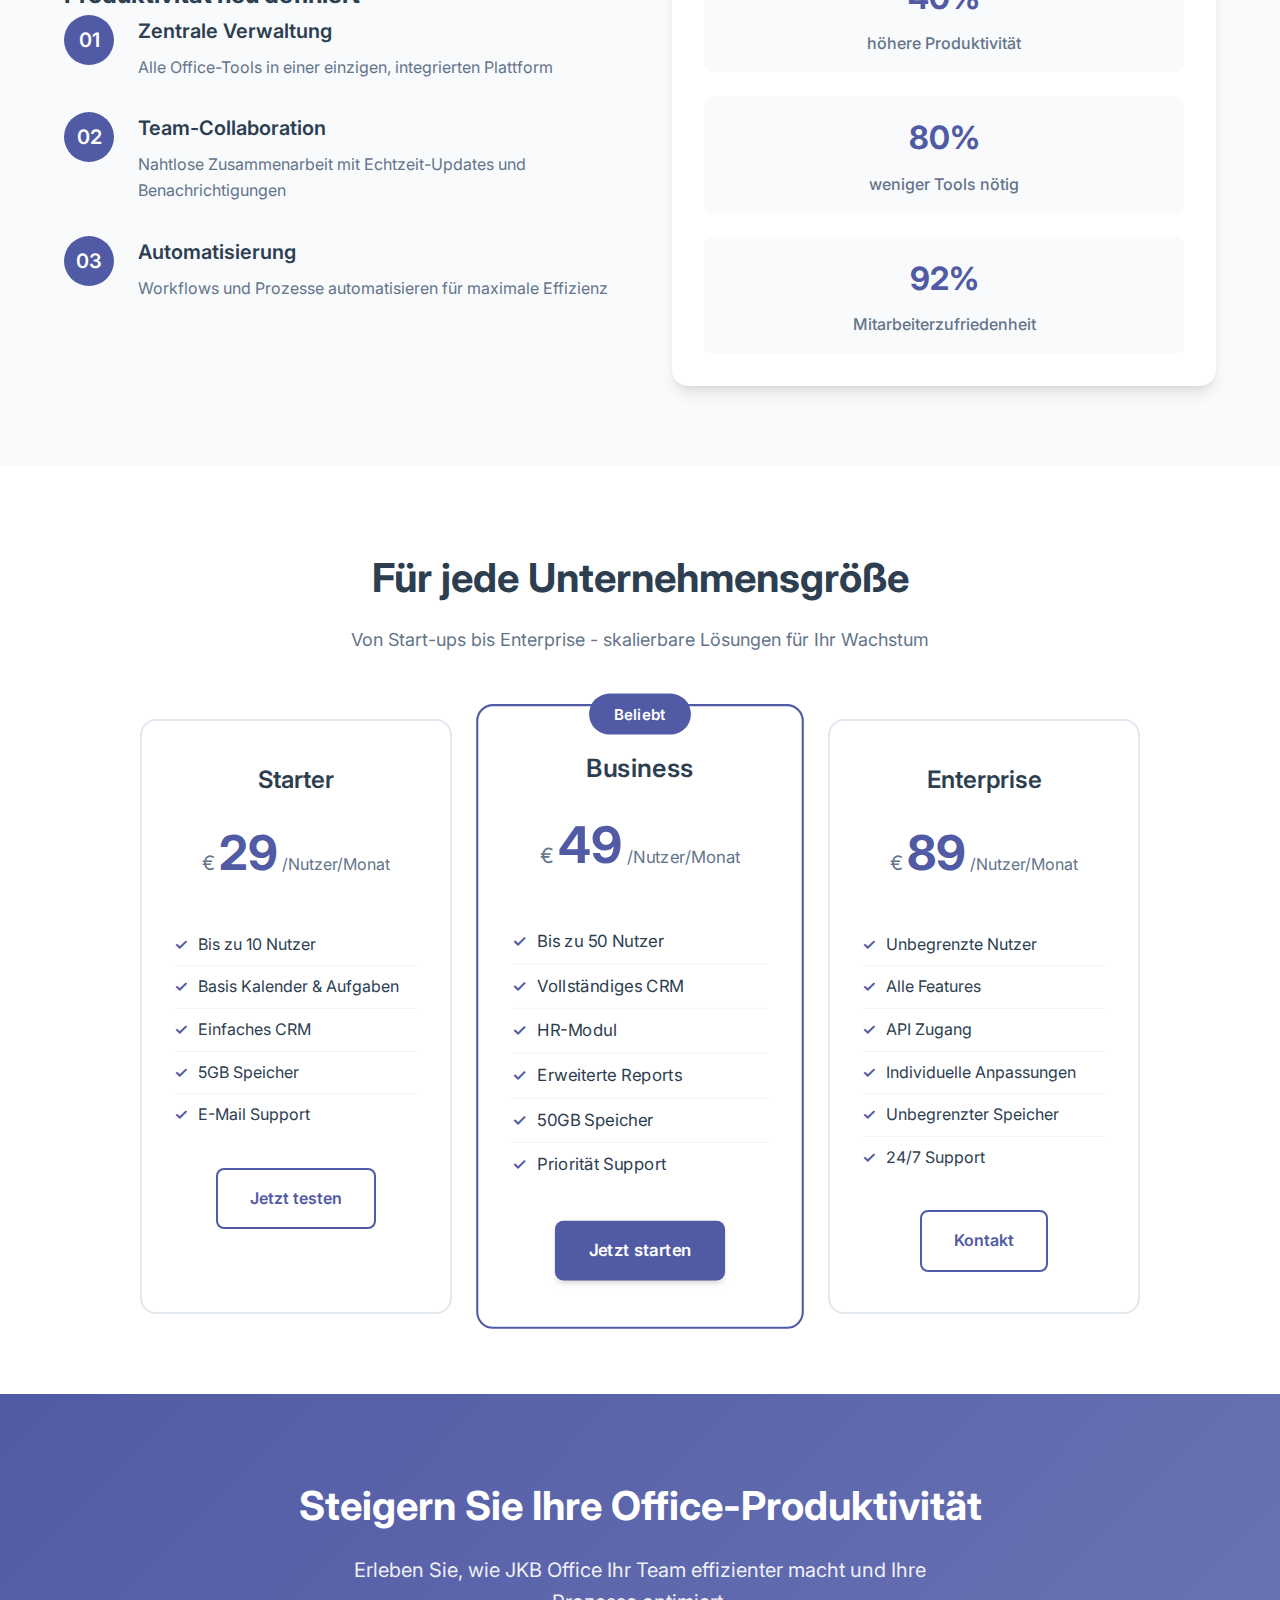
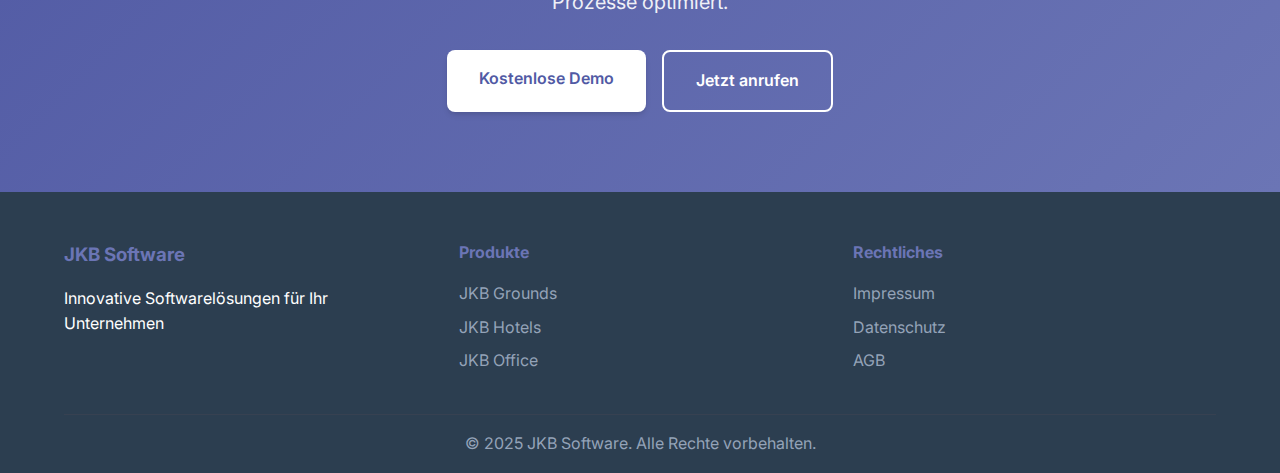
<file: products/jkb-office.html>
<!DOCTYPE html>
<html lang="de">
<head>
    <meta charset="UTF-8">
    <meta name="viewport" content="width=device-width, initial-scale=1.0">
    <title>JKB Office - Umfassende Office-Software | JKB Software</title>
    <link rel="stylesheet" href="../styles/main.css">
    <link rel="stylesheet" href="../styles/product.css">
    <link href="https://fonts.googleapis.com/css2?family=Inter:wght@300;400;500;600;700&display=swap" rel="stylesheet">
</head>
<body>
    <!-- Navigation -->
    <nav class="navbar">
        <div class="nav-container">
            <div class="nav-logo">
                <a href="../index.html"><h2>JKB Software</h2></a>
            </div>
            <ul class="nav-menu">
                <li><a href="../index.html#home" class="nav-link">Home</a></li>
                <li><a href="../index.html#products" class="nav-link">Produkte</a></li>
                <li><a href="../index.html#about" class="nav-link">Über uns</a></li>
                <li><a href="../index.html#contact" class="nav-link">Kontakt</a></li>
            </ul>
            <div class="hamburger">
                <span class="bar"></span>
                <span class="bar"></span>
                <span class="bar"></span>
            </div>
        </div>
    </nav>

    <!-- Product Hero Section -->
    <section class="product-hero">
        <div class="container">
            <div class="product-hero-content">
                <div class="product-hero-text">
                    <div class="breadcrumb">
                        <a href="../index.html">Home</a>
                        <span>/</span>
                        <a href="../index.html#products">Produkte</a>
                        <span>/</span>
                        <span>JKB Office</span>
                    </div>
                    <h1>JKB Office</h1>
                    <p class="product-subtitle">Die umfassende Office-Software mit Terminkalender, CRM, Aufgaben-Management und Personalverwaltung</p>
                    <div class="product-hero-buttons">
                        <a href="#demo" class="btn btn-primary">Demo anfragen</a>
                        <a href="#features" class="btn btn-secondary">Features entdecken</a>
                    </div>
                </div>
                <div class="product-hero-visual">
                    <div class="product-mockup">
                        <div class="mockup-screen">
                            <div class="mockup-header"></div>
                            <div class="mockup-content">
                                <div class="office-dashboard">
                                    <div class="dashboard-sidebar">
                                        <div class="nav-item active">Dashboard</div>
                                        <div class="nav-item">Kalender</div>
                                        <div class="nav-item">Aufgaben</div>
                                        <div class="nav-item">CRM</div>
                                        <div class="nav-item">Personal</div>
                                    </div>
                                    <div class="dashboard-main">
                                        <div class="dashboard-widgets">
                                            <div class="widget tasks">
                                                <div class="widget-title">Offene Aufgaben</div>
                                                <div class="widget-content">12</div>
                                            </div>
                                            <div class="widget meetings">
                                                <div class="widget-title">Termine heute</div>
                                                <div class="widget-content">4</div>
                                            </div>
                                            <div class="widget leads">
                                                <div class="widget-title">Neue Leads</div>
                                                <div class="widget-content">7</div>
                                            </div>
                                        </div>
                                        <div class="calendar-preview">
                                            <div class="calendar-header">Oktober 2025</div>
                                            <div class="calendar-days">
                                                <div class="day">1</div>
                                                <div class="day">2</div>
                                                <div class="day active">3</div>
                                                <div class="day">4</div>
                                                <div class="day has-event">5</div>
                                            </div>
                                        </div>
                                    </div>
                                </div>
                            </div>
                        </div>
                    </div>
                </div>
            </div>
        </div>
    </section>

    <!-- Features Section -->
    <section id="features" class="product-features">
        <div class="container">
            <div class="section-header">
                <h2>Alles für Ihr perfektes Büro</h2>
                <p>Von der Terminplanung bis zur Personalverwaltung - alle Office-Tools in einer Software</p>
            </div>
            <div class="features-grid">
                <div class="feature-card">
                    <div class="feature-icon"></div>
                    <h3>Intelligenter Terminkalender</h3>
                    <p>Erweiterte Kalenderansichten mit Team-Synchronisation und automatischen Erinnerungen</p>
                </div>
                <div class="feature-card">
                    <div class="feature-icon"></div>
                    <h3>Aufgaben-Management</h3>
                    <p>Kanban-Boards, Prioritäten und Deadlines für perfekte Projektorganisation</p>
                </div>
                <div class="feature-card">
                    <div class="feature-icon"></div>
                    <h3>CRM-System</h3>
                    <p>Vollständige Kundenverwaltung mit Sales Pipeline und Kommunikationshistorie</p>
                </div>
                <div class="feature-card">
                    <div class="feature-icon"></div>
                    <h3>Personalverwaltung</h3>
                    <p>HR-Module für Mitarbeiterdaten, Urlaubsplanung und Zeiterfassung</p>
                </div>
                <div class="feature-card">
                    <div class="feature-icon"></div>
                    <h3>Dokumentenverwaltung</h3>
                    <p>Zentrale Ablage mit Versionskontrolle und Team-Sharing-Funktionen</p>
                </div>
                <div class="feature-card">
                    <div class="feature-icon"></div>
                    <h3>Business Intelligence</h3>
                    <p>Umfassende Reports und Dashboards für datenbasierte Entscheidungen</p>
                </div>
            </div>
        </div>
    </section>

    <!-- Benefits Section -->
    <section class="product-benefits">
        <div class="container">
            <div class="benefits-content">
                <div class="benefits-text">
                    <h2>Produktivität neu definiert</h2>
                    <div class="benefit-item">
                        <div class="benefit-number">01</div>
                        <div>
                            <h3>Zentrale Verwaltung</h3>
                            <p>Alle Office-Tools in einer einzigen, integrierten Plattform</p>
                        </div>
                    </div>
                    <div class="benefit-item">
                        <div class="benefit-number">02</div>
                        <div>
                            <h3>Team-Collaboration</h3>
                            <p>Nahtlose Zusammenarbeit mit Echtzeit-Updates und Benachrichtigungen</p>
                        </div>
                    </div>
                    <div class="benefit-item">
                        <div class="benefit-number">03</div>
                        <div>
                            <h3>Automatisierung</h3>
                            <p>Workflows und Prozesse automatisieren für maximale Effizienz</p>
                        </div>
                    </div>
                </div>
                <div class="benefits-visual">
                    <div class="stats-card">
                        <div class="stat-item">
                            <h3>40%</h3>
                            <p>höhere Produktivität</p>
                        </div>
                        <div class="stat-item">
                            <h3>80%</h3>
                            <p>weniger Tools nötig</p>
                        </div>
                        <div class="stat-item">
                            <h3>92%</h3>
                            <p>Mitarbeiterzufriedenheit</p>
                        </div>
                    </div>
                </div>
            </div>
        </div>
    </section>

    <!-- Pricing Section -->
    <section class="product-pricing">
        <div class="container">
            <div class="section-header">
                <h2>Für jede Unternehmensgröße</h2>
                <p>Von Start-ups bis Enterprise - skalierbare Lösungen für Ihr Wachstum</p>
            </div>
            <div class="pricing-grid">
                <div class="pricing-card">
                    <h3>Starter</h3>
                    <div class="price">
                        <span class="currency">€</span>
                        <span class="amount">29</span>
                        <span class="period">/Nutzer/Monat</span>
                    </div>
                    <ul class="features-list">
                        <li>Bis zu 10 Nutzer</li>
                        <li>Basis Kalender & Aufgaben</li>
                        <li>Einfaches CRM</li>
                        <li>5GB Speicher</li>
                        <li>E-Mail Support</li>
                    </ul>
                    <a href="#demo" class="btn btn-secondary">Jetzt testen</a>
                </div>
                <div class="pricing-card featured">
                    <div class="popular-badge">Beliebt</div>
                    <h3>Business</h3>
                    <div class="price">
                        <span class="currency">€</span>
                        <span class="amount">49</span>
                        <span class="period">/Nutzer/Monat</span>
                    </div>
                    <ul class="features-list">
                        <li>Bis zu 50 Nutzer</li>
                        <li>Vollständiges CRM</li>
                        <li>HR-Modul</li>
                        <li>Erweiterte Reports</li>
                        <li>50GB Speicher</li>
                        <li>Priorität Support</li>
                    </ul>
                    <a href="#demo" class="btn btn-primary">Jetzt starten</a>
                </div>
                <div class="pricing-card">
                    <h3>Enterprise</h3>
                    <div class="price">
                        <span class="currency">€</span>
                        <span class="amount">89</span>
                        <span class="period">/Nutzer/Monat</span>
                    </div>
                    <ul class="features-list">
                        <li>Unbegrenzte Nutzer</li>
                        <li>Alle Features</li>
                        <li>API Zugang</li>
                        <li>Individuelle Anpassungen</li>
                        <li>Unbegrenzter Speicher</li>
                        <li>24/7 Support</li>
                    </ul>
                    <a href="#demo" class="btn btn-secondary">Kontakt</a>
                </div>
            </div>
        </div>
    </section>

    <!-- CTA Section -->
    <section id="demo" class="product-cta">
        <div class="container">
            <div class="cta-content">
                <h2>Steigern Sie Ihre Office-Produktivität</h2>
                <p>Erleben Sie, wie JKB Office Ihr Team effizienter macht und Ihre Prozesse optimiert.</p>
                <div class="cta-buttons">
                    <a href="../index.html#contact" class="btn btn-primary">Kostenlose Demo</a>
                    <a href="tel:+49123456789" class="btn btn-secondary">Jetzt anrufen</a>
                </div>
            </div>
        </div>
    </section>

    <!-- Footer -->
    <footer class="footer">
        <div class="container">
            <div class="footer-content">
                <div class="footer-section">
                    <h3>JKB Software</h3>
                    <p>Innovative Softwarelösungen für Ihr Unternehmen</p>
                </div>
                <div class="footer-section">
                    <h4>Produkte</h4>
                    <ul>
                        <li><a href="jkb-grounds.html">JKB Grounds</a></li>
                        <li><a href="jkb-hotels.html">JKB Hotels</a></li>
                        <li><a href="jkb-office.html">JKB Office</a></li>
                    </ul>
                </div>
                <div class="footer-section">
                    <h4>Rechtliches</h4>
                    <ul>
                        <li><a href="#">Impressum</a></li>
                        <li><a href="#">Datenschutz</a></li>
                        <li><a href="#">AGB</a></li>
                    </ul>
                </div>
            </div>
            <div class="footer-bottom">
                <p>&copy; 2025 JKB Software. Alle Rechte vorbehalten.</p>
            </div>
        </div>
    </footer>

    <script src="../scripts/main.js"></script>
</body>
</html>
</file>
<file: styles/product.css>
/* Product Page Specific Styles */

/* Product Hero Section */
.product-hero {
    padding: 120px 0 80px;
    background: linear-gradient(135deg, var(--bg-light) 0%, rgba(81, 90, 164, 0.05) 100%);
    min-height: 70vh;
    display: flex;
    align-items: center;
}

.product-hero-content {
    display: grid;
    grid-template-columns: 1fr 1fr;
    gap: 4rem;
    align-items: center;
}

.breadcrumb {
    color: var(--text-gray);
    margin-bottom: 1rem;
    font-size: 0.9rem;
}

.breadcrumb a {
    color: var(--primary-color);
    text-decoration: none;
}

.breadcrumb span {
    margin: 0 0.5rem;
}

.product-hero h1 {
    font-size: 3rem;
    font-weight: 700;
    color: var(--text-dark);
    margin-bottom: 1.5rem;
}

.product-subtitle {
    font-size: 1.25rem;
    color: var(--text-gray);
    margin-bottom: 2.5rem;
    line-height: 1.6;
}

.product-hero-buttons {
    display: flex;
    gap: 1rem;
    flex-wrap: wrap;
}

/* Product Mockup */
.product-mockup {
    display: flex;
    justify-content: center;
    align-items: center;
}

.mockup-screen {
    width: 400px;
    height: 300px;
    background: white;
    border-radius: 12px;
    box-shadow: var(--shadow-xl);
    overflow: hidden;
    transform: perspective(1000px) rotateY(-15deg) rotateX(5deg);
    transition: var(--transition);
}

.mockup-screen:hover {
    transform: perspective(1000px) rotateY(-10deg) rotateX(2deg) scale(1.05);
}

.mockup-header {
    height: 40px;
    background: linear-gradient(90deg, var(--primary-color), var(--primary-light));
    display: flex;
    align-items: center;
    padding: 0 1rem;
}

.mockup-content {
    padding: 1rem;
    height: calc(100% - 40px);
}

/* JKB Grounds Mockup */
.booking-calendar {
    height: 100%;
}

.calendar-header {
    display: flex;
    justify-content: space-between;
    align-items: center;
    margin-bottom: 1rem;
}

.calendar-title {
    font-weight: 600;
    color: var(--text-dark);
}

.calendar-nav span {
    font-size: 0.9rem;
    color: var(--text-gray);
}

.calendar-grid {
    display: grid;
    grid-template-columns: auto 1fr 1fr 1fr;
    gap: 0.5rem;
    align-items: center;
}

.time-slot {
    font-size: 0.8rem;
    color: var(--text-gray);
    font-weight: 500;
}

.court-booking {
    height: 20px;
    border-radius: 4px;
    border: 1px solid var(--border-color);
}

.court-booking.booked {
    background-color: var(--primary-color);
}

.court-booking.available {
    background-color: var(--bg-gray);
}

/* JKB Hotels Mockup */
.hotel-dashboard {
    height: 100%;
    display: flex;
    flex-direction: column;
}

.dashboard-header {
    display: flex;
    justify-content: space-between;
    align-items: center;
    margin-bottom: 1rem;
}

.hotel-name {
    font-weight: 600;
    color: var(--text-dark);
}

.date-info {
    font-size: 0.8rem;
    color: var(--text-gray);
}

.dashboard-stats {
    display: grid;
    grid-template-columns: repeat(3, 1fr);
    gap: 0.5rem;
    margin-bottom: 1rem;
}

.stat-box {
    background: var(--bg-light);
    padding: 0.5rem;
    border-radius: 6px;
    text-align: center;
}

.stat-value {
    font-weight: 600;
    color: var(--primary-color);
    font-size: 0.9rem;
}

.stat-label {
    font-size: 0.7rem;
    color: var(--text-gray);
}

.room-grid {
    display: grid;
    grid-template-columns: repeat(4, 1fr);
    gap: 0.3rem;
}

.room-item {
    aspect-ratio: 1;
    background: var(--bg-gray);
    border-radius: 4px;
    display: flex;
    align-items: center;
    justify-content: center;
    font-size: 0.7rem;
    font-weight: 500;
}

.room-item.occupied {
    background: var(--primary-color);
    color: white;
}

.room-item.maintenance {
    background: #ef4444;
    color: white;
}

/* JKB Office Mockup */
.office-dashboard {
    height: 100%;
    display: grid;
    grid-template-columns: auto 1fr;
    gap: 0.5rem;
}

.dashboard-sidebar {
    width: 80px;
    display: flex;
    flex-direction: column;
    gap: 0.3rem;
}

.nav-item {
    padding: 0.3rem;
    font-size: 0.7rem;
    border-radius: 4px;
    text-align: center;
    color: var(--text-gray);
    background: var(--bg-light);
}

.nav-item.active {
    background: var(--primary-color);
    color: white;
}

.dashboard-main {
    display: flex;
    flex-direction: column;
    gap: 0.5rem;
}

.dashboard-widgets {
    display: grid;
    grid-template-columns: repeat(3, 1fr);
    gap: 0.3rem;
}

.widget {
    background: var(--bg-light);
    padding: 0.4rem;
    border-radius: 4px;
    text-align: center;
}

.widget-title {
    font-size: 0.6rem;
    color: var(--text-gray);
    margin-bottom: 0.2rem;
}

.widget-content {
    font-size: 0.8rem;
    font-weight: 600;
    color: var(--primary-color);
}

.calendar-preview {
    background: var(--bg-light);
    padding: 0.5rem;
    border-radius: 4px;
}

.calendar-header {
    font-size: 0.7rem;
    font-weight: 600;
    color: var(--text-dark);
    margin-bottom: 0.3rem;
}

.calendar-days {
    display: grid;
    grid-template-columns: repeat(5, 1fr);
    gap: 0.2rem;
}

.day {
    aspect-ratio: 1;
    background: white;
    border-radius: 2px;
    display: flex;
    align-items: center;
    justify-content: center;
    font-size: 0.6rem;
}

.day.active {
    background: var(--primary-color);
    color: white;
}

.day.has-event {
    background: var(--primary-light);
    color: white;
}

/* Product Features Section */
.product-features {
    padding: 80px 0;
    background: var(--bg-white);
}

.features-grid {
    display: grid;
    grid-template-columns: repeat(auto-fit, minmax(350px, 1fr));
    gap: 2rem;
}

.feature-card {
    background: white;
    padding: 2rem;
    border-radius: 12px;
    border: 1px solid var(--border-color);
    transition: var(--transition);
    position: relative;
    overflow: hidden;
}

.feature-card:hover {
    transform: translateY(-5px);
    box-shadow: var(--shadow-lg);
    border-color: var(--primary-color);
}

.feature-card::before {
    content: '';
    position: absolute;
    top: 0;
    left: 0;
    width: 4px;
    height: 100%;
    background: var(--primary-color);
    transform: scaleY(0);
    transition: var(--transition);
}

.feature-card:hover::before {
    transform: scaleY(1);
}

.feature-icon {
    width: 12px;
    height: 12px;
    background: var(--primary-color);
    border-radius: 50%;
    margin-bottom: 1.5rem;
    position: relative;
}

.feature-icon::after {
    content: '';
    position: absolute;
    width: 20px;
    height: 20px;
    border: 2px solid var(--primary-color);
    border-radius: 50%;
    top: 50%;
    left: 50%;
    transform: translate(-50%, -50%);
    opacity: 0.3;
}

.feature-card h3 {
    font-size: 1.25rem;
    font-weight: 600;
    color: var(--text-dark);
    margin-bottom: 1rem;
    line-height: 1.4;
}

.feature-card p {
    color: var(--text-gray);
    line-height: 1.6;
    margin: 0;
}

/* Product Benefits Section */
.product-benefits {
    padding: 80px 0;
    background: var(--bg-light);
}

.benefits-content {
    display: grid;
    grid-template-columns: 1fr 1fr;
    gap: 4rem;
    align-items: center;
}

.benefit-item {
    display: flex;
    align-items: flex-start;
    gap: 1.5rem;
    margin-bottom: 2rem;
}

.benefit-number {
    width: 50px;
    height: 50px;
    background: var(--primary-color);
    color: white;
    border-radius: 50%;
    display: flex;
    align-items: center;
    justify-content: center;
    font-weight: 600;
    font-size: 1.25rem;
    flex-shrink: 0;
}

.benefit-item h3 {
    font-size: 1.25rem;
    font-weight: 600;
    color: var(--text-dark);
    margin-bottom: 0.5rem;
}

.benefit-item p {
    color: var(--text-gray);
    line-height: 1.6;
}

.stats-card {
    background: white;
    padding: 2rem;
    border-radius: 16px;
    box-shadow: var(--shadow-lg);
    display: grid;
    grid-template-columns: 1fr;
    gap: 1.5rem;
}

.stat-item {
    text-align: center;
    padding: 1rem;
    border-radius: 8px;
    background: var(--bg-light);
}

.stat-item h3 {
    font-size: 2rem;
    font-weight: 700;
    color: var(--primary-color);
    margin-bottom: 0.5rem;
}

.stat-item p {
    color: var(--text-gray);
    font-weight: 500;
}

/* Product Pricing Section */
.product-pricing {
    padding: 80px 0;
    background: var(--bg-white);
}

.pricing-grid {
    display: grid;
    grid-template-columns: repeat(auto-fit, minmax(300px, 1fr));
    gap: 2rem;
    max-width: 1000px;
    margin: 0 auto;
}

.pricing-card {
    background: white;
    border: 2px solid var(--border-color);
    border-radius: 16px;
    padding: 2.5rem 2rem;
    text-align: center;
    position: relative;
    transition: var(--transition);
}

.pricing-card:hover {
    border-color: var(--primary-color);
    transform: translateY(-5px);
    box-shadow: var(--shadow-lg);
}

.pricing-card.featured {
    border-color: var(--primary-color);
    transform: scale(1.05);
}

.pricing-card.featured:hover {
    transform: scale(1.08) translateY(-5px);
}

.popular-badge {
    position: absolute;
    top: -12px;
    left: 50%;
    transform: translateX(-50%);
    background: var(--primary-color);
    color: white;
    padding: 0.5rem 1.5rem;
    border-radius: 20px;
    font-size: 0.9rem;
    font-weight: 600;
}

.pricing-card h3 {
    font-size: 1.5rem;
    font-weight: 600;
    color: var(--text-dark);
    margin-bottom: 1rem;
}

.price {
    display: flex;
    align-items: baseline;
    justify-content: center;
    gap: 0.25rem;
    margin-bottom: 2rem;
}

.currency {
    font-size: 1.25rem;
    color: var(--text-gray);
}

.amount {
    font-size: 3rem;
    font-weight: 700;
    color: var(--primary-color);
}

.period {
    font-size: 1rem;
    color: var(--text-gray);
}

.features-list {
    list-style: none;
    text-align: left;
    margin-bottom: 2rem;
}

.features-list li {
    padding: 0.5rem 0;
    border-bottom: 1px solid var(--bg-gray);
    position: relative;
    padding-left: 1.5rem;
}

.features-list li:before {
    content: '✓';
    position: absolute;
    left: 0;
    color: var(--primary-color);
    font-weight: 600;
}

.features-list li:last-child {
    border-bottom: none;
}

/* Product CTA Section */
.product-cta {
    padding: 80px 0;
    background: linear-gradient(135deg, var(--primary-color), var(--primary-light));
    color: white;
    text-align: center;
}

.cta-content h2 {
    font-size: 2.5rem;
    font-weight: 700;
    margin-bottom: 1rem;
}

.cta-content p {
    font-size: 1.25rem;
    margin-bottom: 2rem;
    opacity: 0.9;
    max-width: 600px;
    margin-left: auto;
    margin-right: auto;
}

.cta-buttons {
    display: flex;
    gap: 1rem;
    justify-content: center;
    flex-wrap: wrap;
}

.cta-buttons .btn-primary {
    background: white;
    color: var(--primary-color);
}

.cta-buttons .btn-primary:hover {
    background: var(--bg-light);
    transform: translateY(-2px);
}

.cta-buttons .btn-secondary {
    background: transparent;
    color: white;
    border-color: white;
}

.cta-buttons .btn-secondary:hover {
    background: white;
    color: var(--primary-color);
}

/* Navigation Logo Link */
.nav-logo a {
    text-decoration: none;
    color: inherit;
}

/* Responsive Design for Product Pages */
@media (max-width: 768px) {
    .product-hero-content {
        grid-template-columns: 1fr;
        text-align: center;
        gap: 2rem;
    }

    .product-hero h1 {
        font-size: 2.5rem;
    }

    .benefits-content {
        grid-template-columns: 1fr;
        text-align: center;
    }

    .mockup-screen {
        width: 300px;
        height: 225px;
        transform: none;
    }

    .mockup-screen:hover {
        transform: scale(1.05);
    }

    .pricing-grid {
        grid-template-columns: 1fr;
    }

    .pricing-card.featured {
        transform: none;
    }

    .pricing-card.featured:hover {
        transform: translateY(-5px);
    }

    .cta-content h2 {
        font-size: 2rem;
    }

    .cta-buttons {
        justify-content: center;
    }
}

@media (max-width: 480px) {
    .product-hero h1 {
        font-size: 2rem;
    }

    .product-subtitle {
        font-size: 1.125rem;
    }

    .benefit-item {
        gap: 1rem;
    }

    .benefit-number {
        width: 40px;
        height: 40px;
        font-size: 1rem;
    }

    .mockup-screen {
        width: 250px;
        height: 188px;
    }

    .pricing-card {
        padding: 2rem 1.5rem;
    }
}
</file>
<file: styles/main.css>
/* CSS Reset */
* {
    margin: 0;
    padding: 0;
    box-sizing: border-box;
}

/* CSS Variables */
:root {
    --primary-color: #515aa4;
    --primary-light: #6b75b5;
    --primary-dark: #414a93;
    --text-dark: #2c3e50;
    --text-gray: #64748b;
    --text-light: #94a3b8;
    --bg-white: #ffffff;
    --bg-light: #f8fafc;
    --bg-gray: #f1f5f9;
    --border-color: #e2e8f0;
    --shadow-sm: 0 1px 2px 0 rgb(0 0 0 / 0.05);
    --shadow-md: 0 4px 6px -1px rgb(0 0 0 / 0.1), 0 2px 4px -2px rgb(0 0 0 / 0.1);
    --shadow-lg: 0 10px 15px -3px rgb(0 0 0 / 0.1), 0 4px 6px -4px rgb(0 0 0 / 0.1);
    --shadow-xl: 0 20px 25px -5px rgb(0 0 0 / 0.1), 0 8px 10px -6px rgb(0 0 0 / 0.1);
    --transition: all 0.3s ease;
}

/* Base Styles */
html {
    scroll-behavior: smooth;
}

body {
    font-family: 'Inter', -apple-system, BlinkMacSystemFont, 'Segoe UI', Roboto, sans-serif;
    line-height: 1.6;
    color: var(--text-dark);
    background-color: var(--bg-white);
}

.container {
    max-width: 1200px;
    margin: 0 auto;
    padding: 0 1.5rem;
}

/* Navigation */
.navbar {
    position: fixed;
    top: 0;
    width: 100%;
    background: rgba(255, 255, 255, 0.95);
    backdrop-filter: blur(10px);
    border-bottom: 1px solid var(--border-color);
    z-index: 1000;
    transition: var(--transition);
}

.nav-container {
    max-width: 1200px;
    margin: 0 auto;
    padding: 0 1.5rem;
    display: flex;
    justify-content: space-between;
    align-items: center;
    height: 70px;
}

.nav-logo h2 {
    color: var(--primary-color);
    font-weight: 700;
    font-size: 1.5rem;
}

.nav-menu {
    display: flex;
    list-style: none;
    gap: 2rem;
}

.nav-link {
    text-decoration: none;
    color: var(--text-dark);
    font-weight: 500;
    transition: var(--transition);
    position: relative;
}

.nav-link:hover {
    color: var(--primary-color);
}

.nav-link::after {
    content: '';
    position: absolute;
    bottom: -5px;
    left: 0;
    width: 0;
    height: 2px;
    background-color: var(--primary-color);
    transition: var(--transition);
}

.nav-link:hover::after {
    width: 100%;
}

.hamburger {
    display: none;
    flex-direction: column;
    cursor: pointer;
}

.bar {
    width: 25px;
    height: 3px;
    background-color: var(--text-dark);
    margin: 3px 0;
    transition: var(--transition);
}

/* Hero Section */
.hero {
    padding: 120px 0 80px;
    background: linear-gradient(135deg, var(--bg-light) 0%, rgba(81, 90, 164, 0.05) 100%);
    min-height: 80vh;
    display: flex;
    align-items: center;
}

.hero-container {
    max-width: 1200px;
    margin: 0 auto;
    padding: 0 1.5rem;
    display: grid;
    grid-template-columns: 1fr 1fr;
    gap: 4rem;
    align-items: center;
}

.hero-title {
    font-size: 3.5rem;
    font-weight: 700;
    line-height: 1.2;
    margin-bottom: 1.5rem;
    color: var(--text-dark);
}

.hero-subtitle {
    font-size: 1.25rem;
    color: var(--text-gray);
    margin-bottom: 2.5rem;
    line-height: 1.6;
}

.hero-buttons {
    display: flex;
    gap: 1rem;
    flex-wrap: wrap;
}

.btn {
    display: inline-block;
    padding: 1rem 2rem;
    border-radius: 8px;
    text-decoration: none;
    font-weight: 600;
    font-size: 1rem;
    transition: var(--transition);
    border: none;
    cursor: pointer;
}

.btn-primary {
    background-color: var(--primary-color);
    color: white;
    box-shadow: var(--shadow-md);
}

.btn-primary:hover {
    background-color: var(--primary-dark);
    transform: translateY(-2px);
    box-shadow: var(--shadow-lg);
}

.btn-secondary {
    background-color: transparent;
    color: var(--primary-color);
    border: 2px solid var(--primary-color);
}

.btn-secondary:hover {
    background-color: var(--primary-color);
    color: white;
    transform: translateY(-2px);
}

.hero-visual {
    display: flex;
    justify-content: center;
    align-items: center;
}

.hero-card {
    width: 300px;
    height: 200px;
    background: white;
    border-radius: 16px;
    box-shadow: var(--shadow-xl);
    padding: 1.5rem;
    transform: rotate(-5deg);
    transition: var(--transition);
}

.hero-card:hover {
    transform: rotate(0deg) scale(1.05);
}

.card-header {
    height: 40px;
    background: linear-gradient(90deg, var(--primary-color), var(--primary-light));
    border-radius: 8px;
    margin-bottom: 1rem;
}

.card-line {
    height: 12px;
    background-color: var(--bg-gray);
    border-radius: 6px;
    margin-bottom: 0.75rem;
}

.card-line.short {
    width: 60%;
}

/* Section Headers */
.section-header {
    text-align: center;
    margin-bottom: 4rem;
}

.section-header h2 {
    font-size: 2.5rem;
    font-weight: 700;
    color: var(--text-dark);
    margin-bottom: 1rem;
}

.section-header p {
    font-size: 1.125rem;
    color: var(--text-gray);
    max-width: 600px;
    margin: 0 auto;
}

/* Products Section */
.products {
    padding: 80px 0;
    background-color: var(--bg-white);
}

.products-grid {
    display: grid;
    grid-template-columns: repeat(auto-fit, minmax(280px, 1fr));
    gap: 2rem;
}

.product-card {
    background: white;
    padding: 2.5rem 2rem;
    border-radius: 16px;
    box-shadow: var(--shadow-md);
    transition: var(--transition);
    border: 1px solid var(--border-color);
}

.product-card:hover {
    transform: translateY(-8px);
    box-shadow: var(--shadow-xl);
}

.product-icon {
    width: 60px;
    height: 60px;
    background: linear-gradient(135deg, var(--primary-color), var(--primary-light));
    border-radius: 12px;
    display: flex;
    align-items: center;
    justify-content: center;
    margin-bottom: 1.5rem;
}

.product-icon svg {
    width: 30px;
    height: 30px;
    color: white;
}

.product-card h3 {
    font-size: 1.5rem;
    font-weight: 600;
    color: var(--text-dark);
    margin-bottom: 1rem;
}

.product-card p {
    color: var(--text-gray);
    margin-bottom: 1.5rem;
    line-height: 1.6;
}

.product-link {
    color: var(--primary-color);
    text-decoration: none;
    font-weight: 600;
    transition: var(--transition);
}

.product-link:hover {
    color: var(--primary-dark);
}

/* About Section */
.about {
    padding: 80px 0;
    background-color: var(--bg-light);
}

.about-content {
    display: grid;
    grid-template-columns: 1fr 1fr;
    gap: 4rem;
    align-items: center;
}

.about-text h2 {
    font-size: 2.5rem;
    font-weight: 700;
    color: var(--text-dark);
    margin-bottom: 1.5rem;
}

.about-text p {
    font-size: 1.125rem;
    color: var(--text-gray);
    margin-bottom: 2rem;
    line-height: 1.7;
}

.stats {
    display: grid;
    grid-template-columns: repeat(3, 1fr);
    gap: 2rem;
}

.stat {
    text-align: center;
}

.stat h3 {
    font-size: 2.5rem;
    font-weight: 700;
    color: var(--primary-color);
    margin-bottom: 0.5rem;
}

.stat p {
    color: var(--text-gray);
    font-weight: 500;
}

.about-visual {
    display: flex;
    justify-content: center;
    align-items: center;
}

.visual-element {
    width: 300px;
    height: 300px;
    background: linear-gradient(135deg, var(--primary-color), var(--primary-light));
    border-radius: 50%;
    position: relative;
    overflow: hidden;
}

.visual-element::before {
    content: '';
    position: absolute;
    top: 50%;
    left: 50%;
    width: 200px;
    height: 200px;
    background: rgba(255, 255, 255, 0.1);
    border-radius: 50%;
    transform: translate(-50%, -50%);
}

/* Contact Section */
.contact {
    padding: 80px 0;
    background-color: var(--bg-white);
}

.contact-content {
    display: grid;
    grid-template-columns: 1fr 1fr;
    gap: 4rem;
}

.contact-info {
    display: flex;
    flex-direction: column;
    gap: 2rem;
}

.contact-item {
    display: flex;
    align-items: flex-start;
    gap: 1rem;
}

.contact-icon {
    width: 50px;
    height: 50px;
    background: var(--primary-color);
    border-radius: 10px;
    display: flex;
    align-items: center;
    justify-content: center;
    flex-shrink: 0;
}

.contact-icon svg {
    width: 24px;
    height: 24px;
    color: white;
}

.contact-item h4 {
    font-size: 1.125rem;
    font-weight: 600;
    color: var(--text-dark);
    margin-bottom: 0.5rem;
}

.contact-item p {
    color: var(--text-gray);
    line-height: 1.5;
}

.contact-form {
    display: flex;
    flex-direction: column;
    gap: 1.5rem;
}

.form-group {
    display: flex;
    flex-direction: column;
}

.form-group input,
.form-group textarea {
    padding: 1rem;
    border: 2px solid var(--border-color);
    border-radius: 8px;
    font-size: 1rem;
    font-family: inherit;
    transition: var(--transition);
    background-color: var(--bg-white);
}

.form-group input:focus,
.form-group textarea:focus {
    outline: none;
    border-color: var(--primary-color);
    box-shadow: 0 0 0 3px rgba(81, 90, 164, 0.1);
}

.form-group textarea {
    resize: vertical;
    min-height: 120px;
}

/* Footer */
.footer {
    background-color: var(--text-dark);
    color: white;
    padding: 3rem 0 1rem;
}

.footer-content {
    display: grid;
    grid-template-columns: repeat(auto-fit, minmax(250px, 1fr));
    gap: 2rem;
    margin-bottom: 2rem;
}

.footer-section h3,
.footer-section h4 {
    color: var(--primary-light);
    margin-bottom: 1rem;
}

.footer-section ul {
    list-style: none;
}

.footer-section ul li {
    margin-bottom: 0.5rem;
}

.footer-section ul li a {
    color: var(--text-light);
    text-decoration: none;
    transition: var(--transition);
}

.footer-section ul li a:hover {
    color: var(--primary-light);
}

.footer-bottom {
    border-top: 1px solid #374151;
    padding-top: 1rem;
    text-align: center;
    color: var(--text-light);
}

/* Responsive Design */
@media (max-width: 768px) {
    .hamburger {
        display: flex;
    }

    .nav-menu {
        position: fixed;
        left: -100%;
        top: 70px;
        flex-direction: column;
        background-color: white;
        width: 100%;
        text-align: center;
        transition: var(--transition);
        box-shadow: var(--shadow-lg);
        padding: 2rem 0;
    }

    .nav-menu.active {
        left: 0;
    }

    .hero-container {
        grid-template-columns: 1fr;
        text-align: center;
        gap: 2rem;
    }

    .hero-title {
        font-size: 2.5rem;
    }

    .hero-buttons {
        justify-content: center;
    }

    .about-content {
        grid-template-columns: 1fr;
        text-align: center;
    }

    .contact-content {
        grid-template-columns: 1fr;
        gap: 3rem;
    }

    .stats {
        grid-template-columns: 1fr;
        gap: 1.5rem;
    }

    .products-grid {
        grid-template-columns: 1fr;
    }

    .section-header h2 {
        font-size: 2rem;
    }

    .container {
        padding: 0 1rem;
    }
}

@media (max-width: 480px) {
    .hero-title {
        font-size: 2rem;
    }

    .hero-subtitle {
        font-size: 1.125rem;
    }

    .btn {
        padding: 0.875rem 1.5rem;
        font-size: 0.9rem;
    }

    .product-card,
    .contact-form {
        padding: 2rem 1.5rem;
    }

    .hero-card {
        width: 250px;
        height: 160px;
    }
}

/* Smooth animations */
@keyframes fadeInUp {
    from {
        opacity: 0;
        transform: translateY(30px);
    }
    to {
        opacity: 1;
        transform: translateY(0);
    }
}

.hero-content,
.product-card,
.about-text {
    animation: fadeInUp 0.8s ease-out;
}

/* Scroll behavior improvements */
@media (prefers-reduced-motion: reduce) {
    html {
        scroll-behavior: auto;
    }
    
    *,
    *::before,
    *::after {
        animation-duration: 0.01ms !important;
        animation-iteration-count: 1 !important;
        transition-duration: 0.01ms !important;
    }
}
</file>
